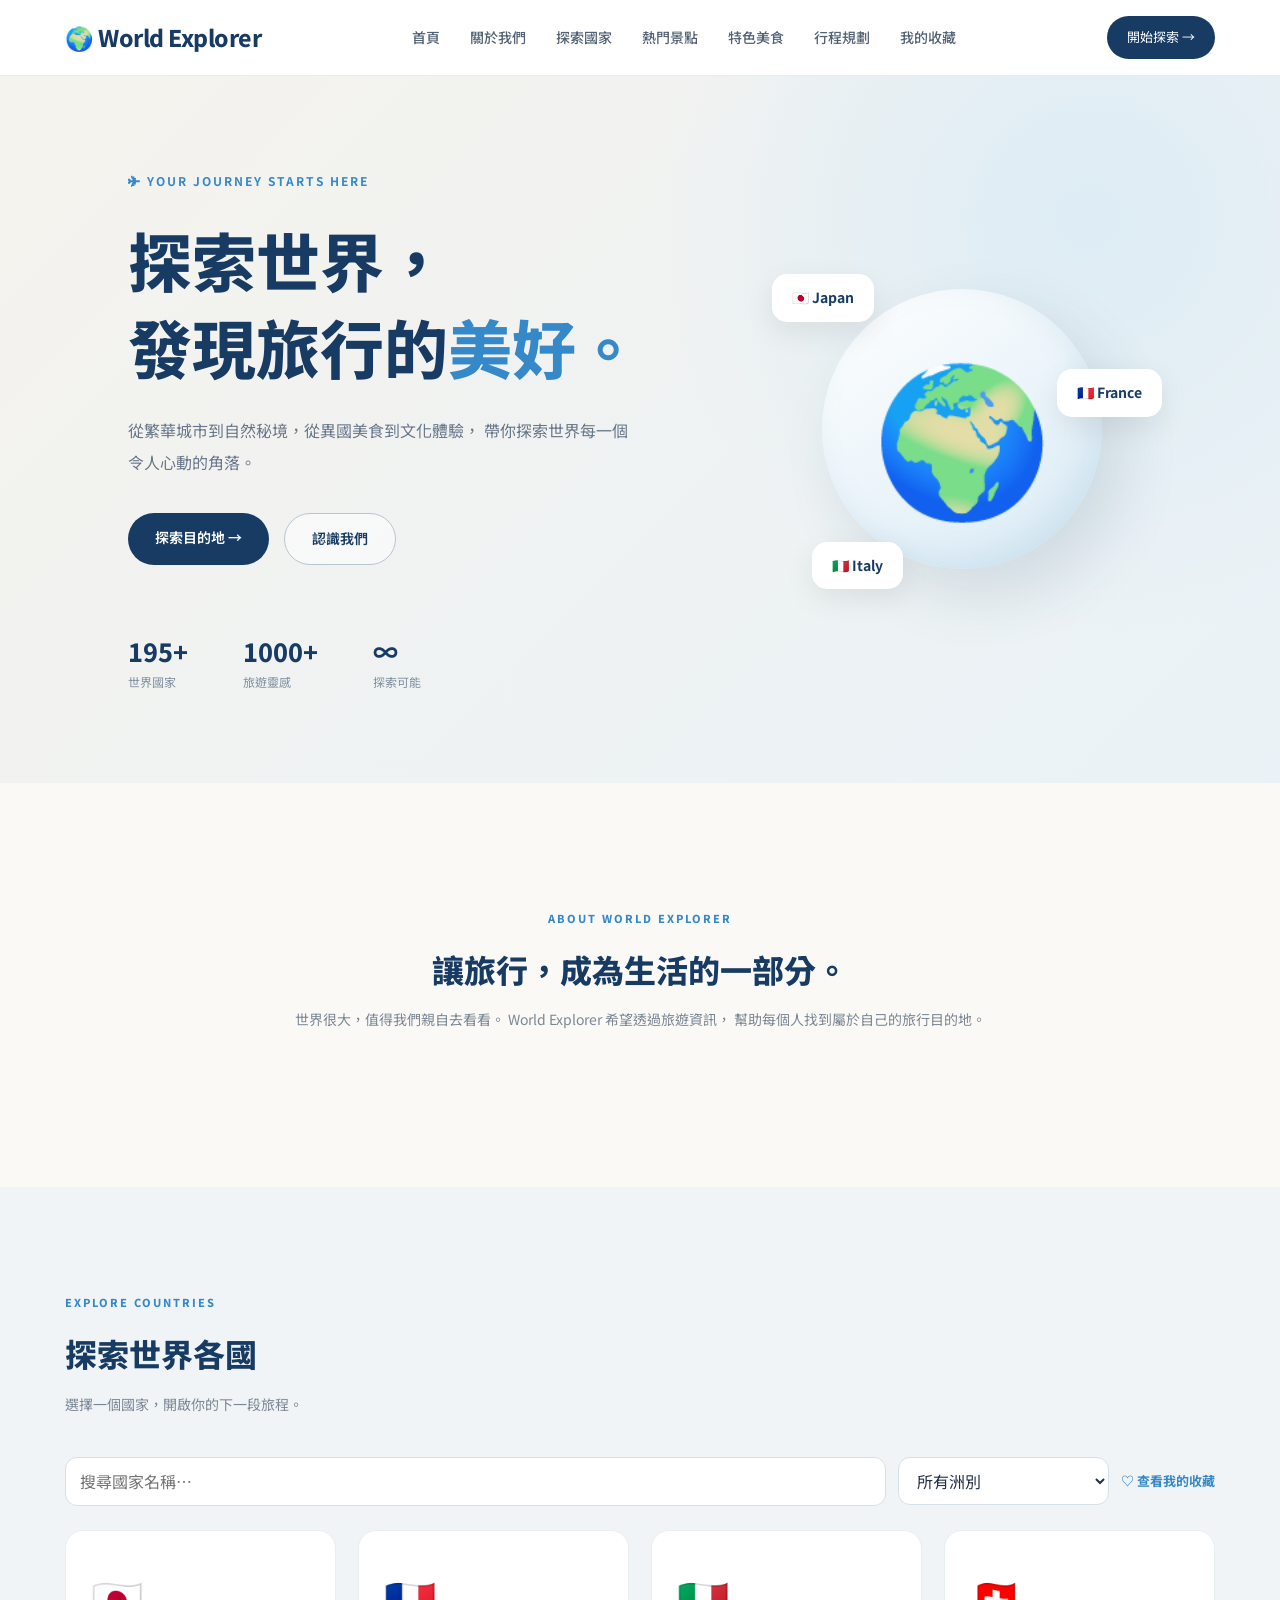
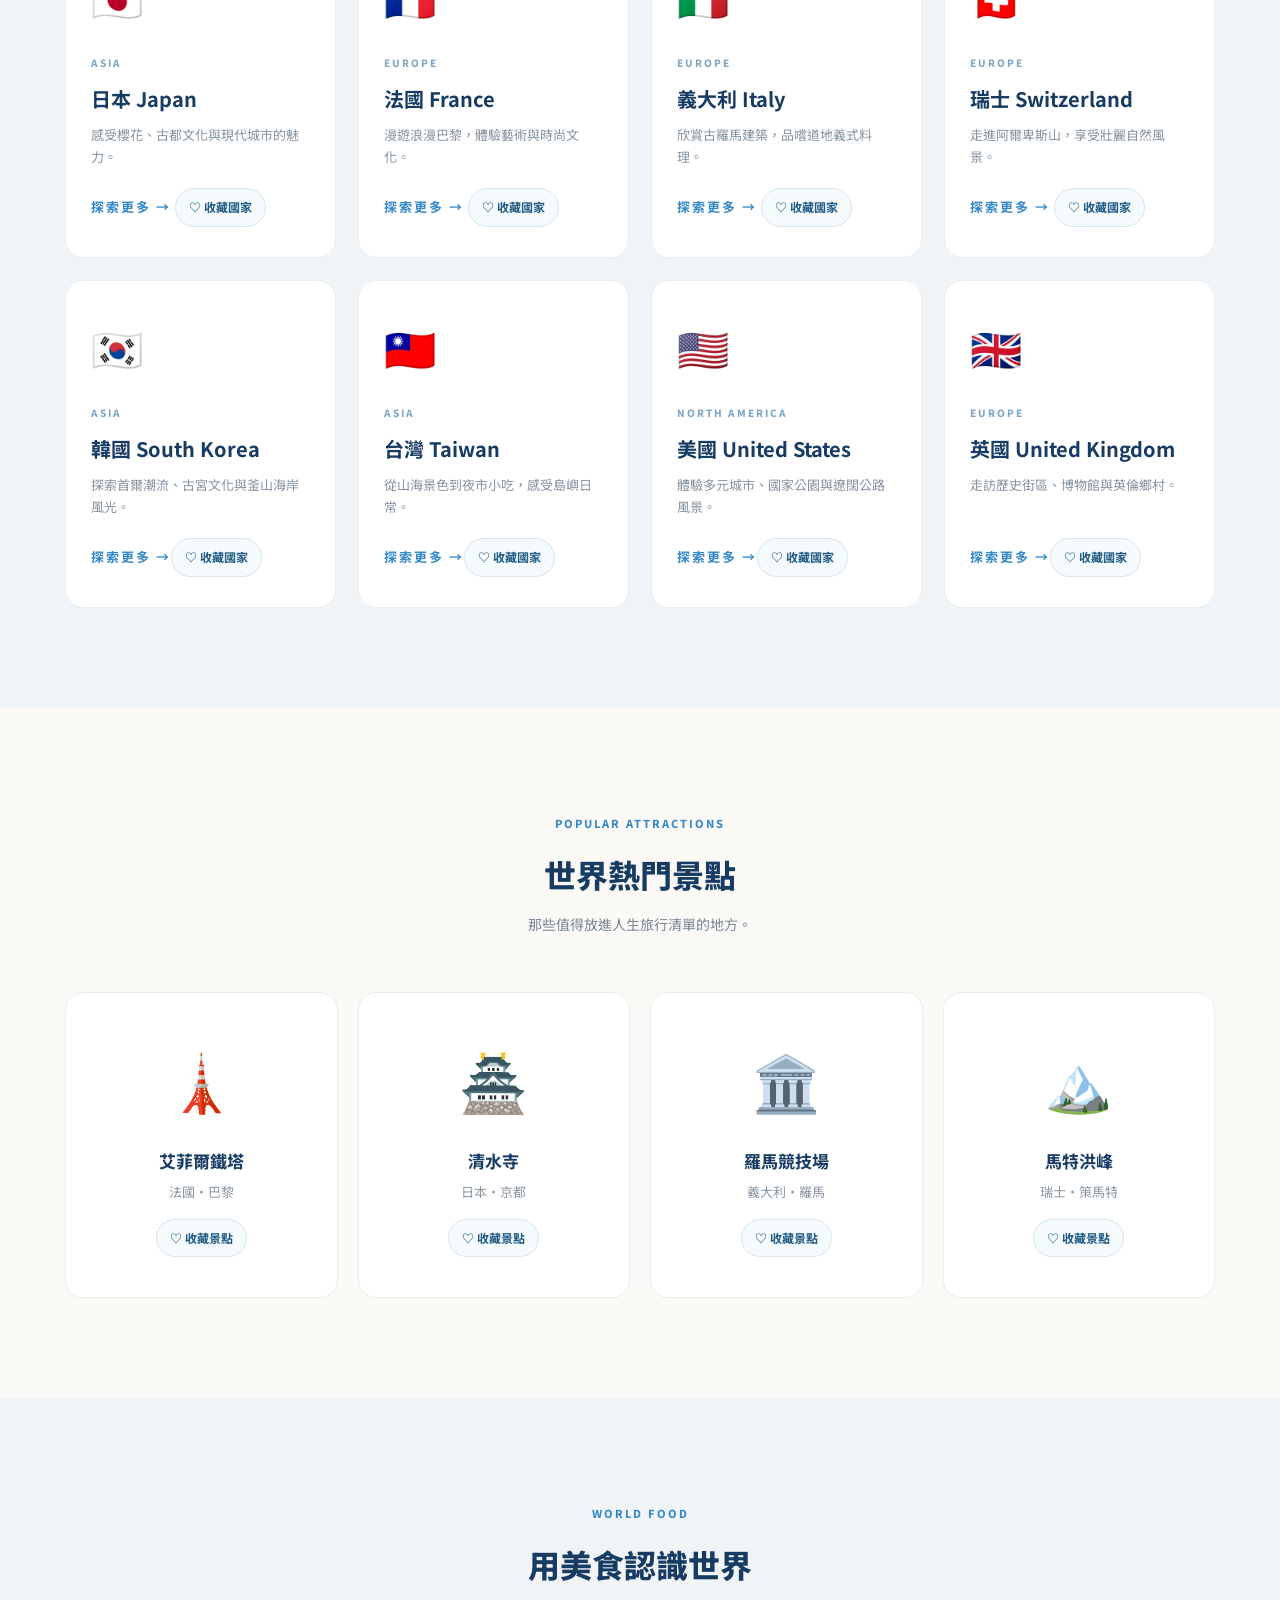
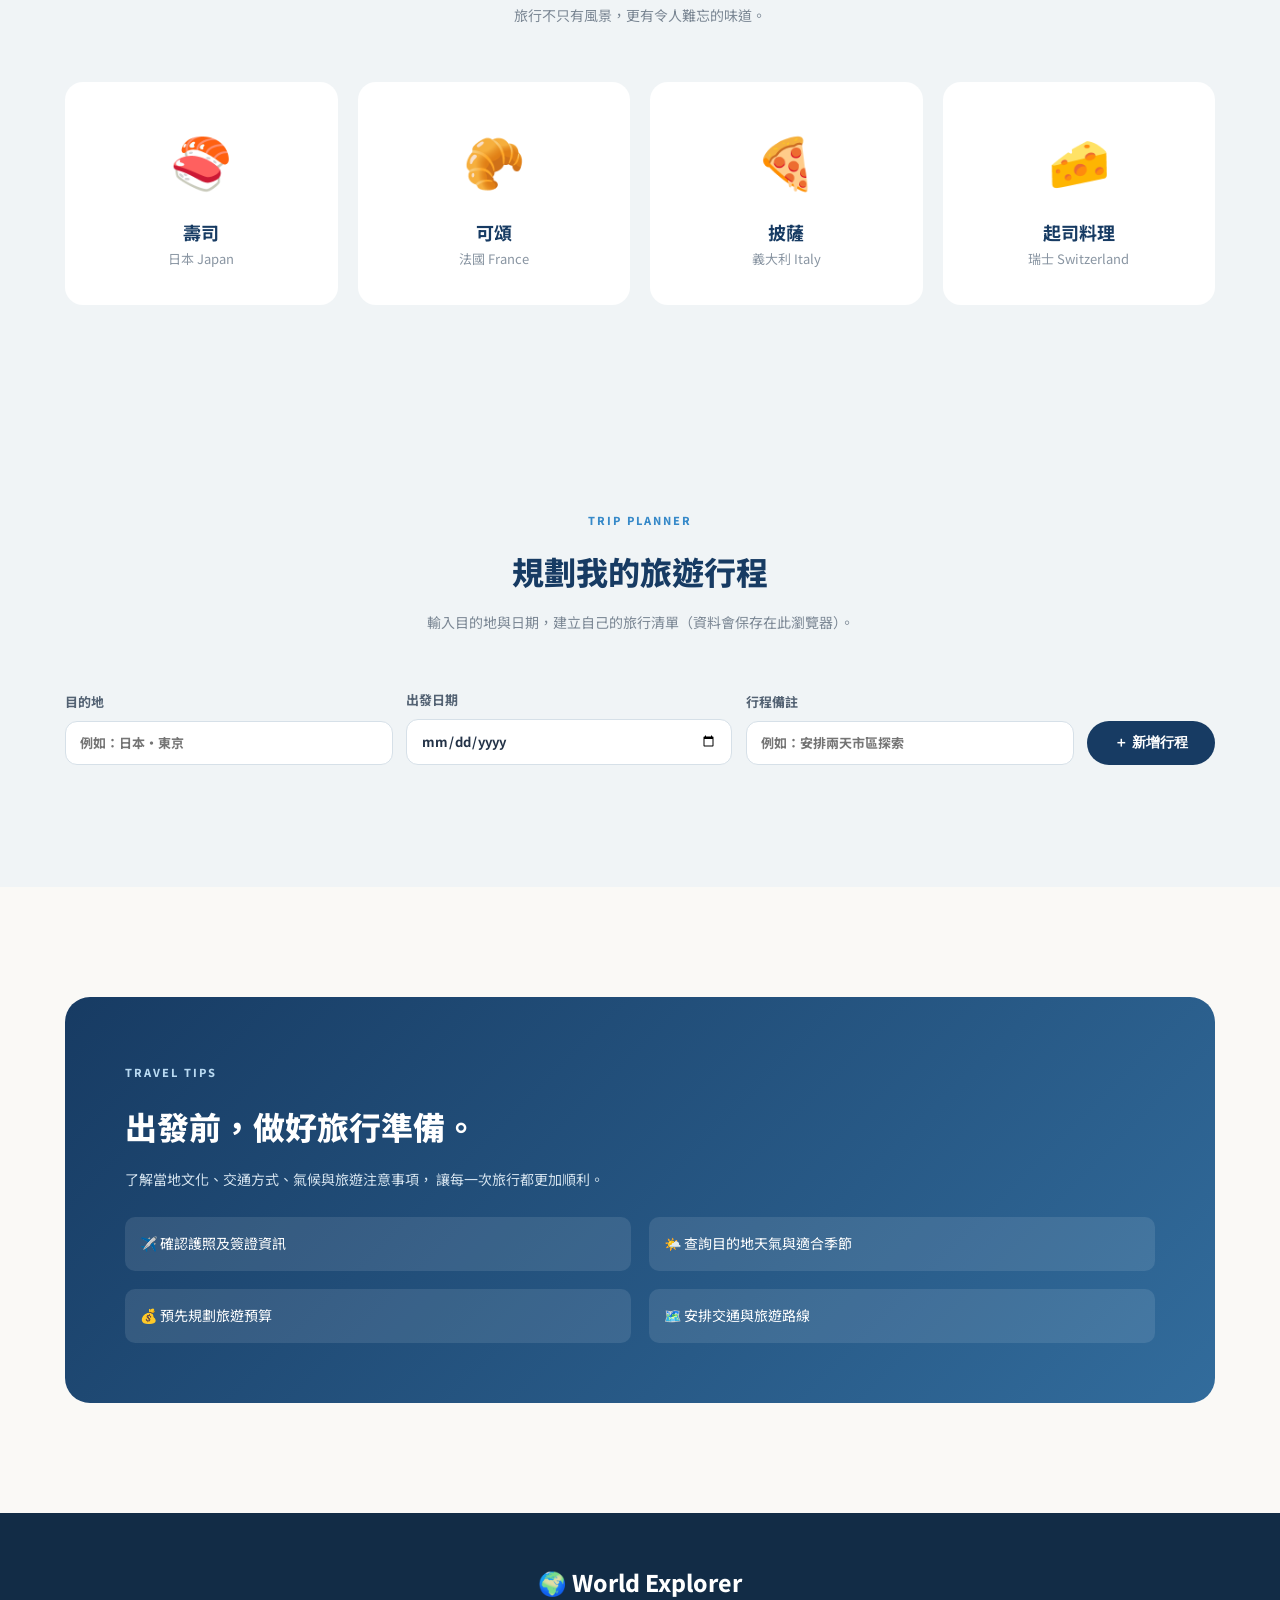
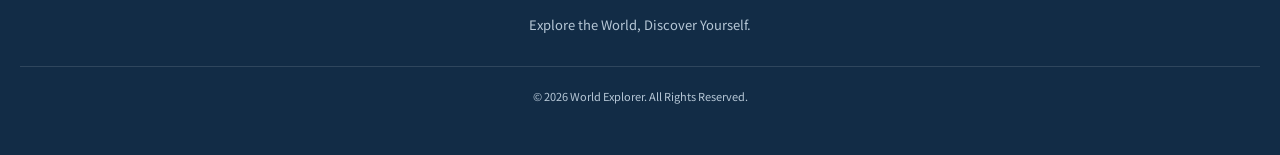
<file: index.html>
<!DOCTYPE html>
<html lang="zh-TW">
<head>
    <meta charset="UTF-8">
    <meta name="viewport" content="width=device-width, initial-scale=1.0">

    <title>World Explorer | 世界旅遊探索指南</title>

    <meta name="description" content="探索世界各國文化、景點、美食與旅遊攻略，開啟你的世界冒險。">

    <!-- Google Fonts -->
    <link rel="preconnect" href="https://fonts.googleapis.com">
    <link rel="preconnect" href="https://fonts.gstatic.com" crossorigin>
    <link href="https://fonts.googleapis.com/css2?family=Noto+Sans+TC:wght@400;500;600;700;800&display=swap" rel="stylesheet">

    <!-- CSS -->
    <link rel="stylesheet" href="CSS/style.css">
</head>

<body>

    <!-- 導覽列 -->
    <header class="navbar">
        <div class="nav-container">

            <a href="#" class="logo">
                🌍 World Explorer
            </a>

            <nav class="nav-links">
                <a href="#home">首頁</a>
                <a href="#about">關於我們</a>
                <a href="#countries">探索國家</a>
                <a href="#attractions">熱門景點</a>
                <a href="#food">特色美食</a>
                <a href="#planner">行程規劃</a>
                <a href="favorites.html">我的收藏</a>
            </nav>

            <a href="#countries" class="nav-button">
                開始探索 →
            </a>

        </div>
    </header>


    <!-- 首頁主視覺 -->
    <main>

        <section class="hero" id="home">

            <div class="hero-content">

                <span class="hero-tag">
                    ✈ YOUR JOURNEY STARTS HERE
                </span>

                <h1>
                    探索世界，<br>
                    發現旅行的<span>美好。</span>
                </h1>

                <p>
                    從繁華城市到自然秘境，從異國美食到文化體驗，
                    帶你探索世界每一個令人心動的角落。
                </p>

                <div class="hero-buttons">

                    <a href="#countries" class="primary-button">
                        探索目的地 →
                    </a>

                    <a href="#about" class="secondary-button">
                        認識我們
                    </a>

                </div>

                <div class="hero-stats">

                    <div>
                        <strong>195+</strong>
                        <span>世界國家</span>
                    </div>

                    <div>
                        <strong>1000+</strong>
                        <span>旅遊靈感</span>
                    </div>

                    <div>
                        <strong>∞</strong>
                        <span>探索可能</span>
                    </div>

                </div>

            </div>

            <div class="hero-decoration">
                <div class="globe">🌍</div>
                <div class="floating-card card-one">
                    🇯🇵 Japan
                </div>
                <div class="floating-card card-two">
                    🇫🇷 France
                </div>
                <div class="floating-card card-three">
                    🇮🇹 Italy
                </div>
            </div>

        </section>


        <!-- 關於我們 -->
        <section class="about section" id="about">

            <div class="section-heading">
                <span>ABOUT WORLD EXPLORER</span>
                <h2>讓旅行，成為生活的一部分。</h2>
                <p>
                    世界很大，值得我們親自去看看。
                    World Explorer 希望透過旅遊資訊，
                    幫助每個人找到屬於自己的旅行目的地。
                </p>
            </div>

        </section>


        <!-- 探索國家 -->
        <section class="countries section" id="countries">

            <div class="section-title">
                <div>
                    <span>EXPLORE COUNTRIES</span>
                    <h2>探索世界各國</h2>
                    <p>選擇一個國家，開啟你的下一段旅程。</p>
                </div>
            </div>

            <div class="country-tools" aria-label="國家搜尋與篩選">
                <label class="sr-only" for="country-search">搜尋國家</label>
                <input id="country-search" type="search" placeholder="搜尋國家名稱…" autocomplete="off">
                <label class="sr-only" for="continent-filter">洲別篩選</label>
                <select id="continent-filter"><option value="all">所有洲別</option><option value="asia">亞洲 Asia</option><option value="europe">歐洲 Europe</option><option value="north-america">北美洲 North America</option></select>
                <a class="text-link" href="favorites.html">♡ 查看我的收藏</a>
            </div>
            <p id="country-empty" class="empty-state" hidden>找不到符合條件的國家，請調整搜尋或篩選。</p>
            <div class="country-grid" id="country-grid">

                <a href="countries/japan.html" data-country="日本 Japan" data-continent="asia" class="country-card">
                    <div class="country-icon">🇯🇵</div>
                    <span>ASIA</span>
                    <h3>日本 Japan</h3>
                    <p>感受櫻花、古都文化與現代城市的魅力。</p>
                    <span class="card-link">探索更多 →</span>
                </a>

                <a href="countries/france.html" class="country-card" data-country="法國 France" data-continent="europe">
                    <div class="country-icon">🇫🇷</div>
                    <span>EUROPE</span>
                    <h3>法國 France</h3>
                    <p>漫遊浪漫巴黎，體驗藝術與時尚文化。</p>
                    <span class="card-link">探索更多 →</span>
                </a>

                <a href="countries/italy.html" class="country-card" data-country="義大利 Italy" data-continent="europe">
                    <div class="country-icon">🇮🇹</div>
                    <span>EUROPE</span>
                    <h3>義大利 Italy</h3>
                    <p>欣賞古羅馬建築，品嚐道地義式料理。</p>
                    <span class="card-link">探索更多 →</span>
                </a>

                <a href="countries/switzerland.html" class="country-card" data-country="瑞士 Switzerland" data-continent="europe">
                    <div class="country-icon">🇨🇭</div>
                    <span>EUROPE</span>
                    <h3>瑞士 Switzerland</h3>
                    <p>走進阿爾卑斯山，享受壯麗自然風景。</p>
                    <span class="card-link">探索更多 →</span>
                </a>
                <a href="countries/south-korea.html" class="country-card" data-country="韓國 South Korea" data-continent="asia"><div class="country-icon">🇰🇷</div><span>ASIA</span><h3>韓國 South Korea</h3><p>探索首爾潮流、古宮文化與釜山海岸風光。</p><span class="card-link">探索更多 →</span></a>
                <a href="countries/taiwan.html" class="country-card" data-country="台灣 Taiwan" data-continent="asia"><div class="country-icon">🇹🇼</div><span>ASIA</span><h3>台灣 Taiwan</h3><p>從山海景色到夜市小吃，感受島嶼日常。</p><span class="card-link">探索更多 →</span></a>
                <a href="countries/usa.html" class="country-card" data-country="美國 United States" data-continent="north-america"><div class="country-icon">🇺🇸</div><span>NORTH AMERICA</span><h3>美國 United States</h3><p>體驗多元城市、國家公園與遼闊公路風景。</p><span class="card-link">探索更多 →</span></a>
                <a href="countries/united-kingdom.html" class="country-card" data-country="英國 United Kingdom" data-continent="europe"><div class="country-icon">🇬🇧</div><span>EUROPE</span><h3>英國 United Kingdom</h3><p>走訪歷史街區、博物館與英倫鄉村。</p><span class="card-link">探索更多 →</span></a>

            </div>

        </section>


        <!-- 熱門景點 -->
        <section class="attractions section" id="attractions">

            <div class="section-heading">
                <span>POPULAR ATTRACTIONS</span>
                <h2>世界熱門景點</h2>
                <p>那些值得放進人生旅行清單的地方。</p>
            </div>

            <div class="attraction-grid">
                <article class="attraction-card" data-favorite-type="景點"><div class="attraction-icon">🗼</div><h3>艾菲爾鐵塔</h3><p>法國・巴黎</p><button class="favorite-button" type="button" aria-pressed="false">♡ 收藏景點</button></article>
                <article class="attraction-card" data-favorite-type="景點"><div class="attraction-icon">🏯</div><h3>清水寺</h3><p>日本・京都</p><button class="favorite-button" type="button" aria-pressed="false">♡ 收藏景點</button></article>
                <article class="attraction-card" data-favorite-type="景點"><div class="attraction-icon">🏛️</div><h3>羅馬競技場</h3><p>義大利・羅馬</p><button class="favorite-button" type="button" aria-pressed="false">♡ 收藏景點</button></article>
                <article class="attraction-card" data-favorite-type="景點"><div class="attraction-icon">🏔️</div><h3>馬特洪峰</h3><p>瑞士・策馬特</p><button class="favorite-button" type="button" aria-pressed="false">♡ 收藏景點</button></article>
            </div>

        </section>


                <!-- 特色美食 -->
        <section class="food section" id="food">

            <div class="section-heading">
                <span>WORLD FOOD</span>
                <h2>用美食認識世界</h2>
                <p>旅行不只有風景，更有令人難忘的味道。</p>
            </div>

            <div class="food-grid">

                <div class="food-card">
                    <span>🍣</span>
                    <h3>壽司</h3>
                    <p>日本 Japan</p>
                </div>

                <div class="food-card">
                    <span>🥐</span>
                    <h3>可頌</h3>
                    <p>法國 France</p>
                </div>

                <div class="food-card">
                    <span>🍕</span>
                    <h3>披薩</h3>
                    <p>義大利 Italy</p>
                </div>

                <div class="food-card">
                    <span>🧀</span>
                    <h3>起司料理</h3>
                    <p>瑞士 Switzerland</p>
                </div>

            </div>

        </section>


        <!-- 行程規劃器 -->
        <section class="section planner" id="planner">
            <div class="section-heading"><span>TRIP PLANNER</span><h2>規劃我的旅遊行程</h2><p>輸入目的地與日期，建立自己的旅行清單（資料會保存在此瀏覽器）。</p></div>
            <form id="planner-form" class="planner-form">
                <label>目的地<input name="destination" required placeholder="例如：日本・東京"></label>
                <label>出發日期<input name="date" type="date" required></label>
                <label>行程備註<input name="note" placeholder="例如：安排兩天市區探索"></label>
                <button class="primary-button" type="submit">＋ 新增行程</button>
            </form>
            <ul id="itinerary-list" class="itinerary-list" aria-live="polite"></ul>
        </section>

        <!-- 旅遊攻略 -->
        <section class="travel-tips section" id="tips">

            <div class="tips-content">
                <span>TRAVEL TIPS</span>
                <h2>出發前，做好旅行準備。</h2>
                <p>
                    了解當地文化、交通方式、氣候與旅遊注意事項，
                    讓每一次旅行都更加順利。
                </p>

                <ul>
                    <li>✈️ 確認護照及簽證資訊</li>
                    <li>🌤️ 查詢目的地天氣與適合季節</li>
                    <li>💰 預先規劃旅遊預算</li>
                    <li>🗺️ 安排交通與旅遊路線</li>
                </ul>
            </div>

        </section>

    </main>


    <!-- 頁尾 -->
    <footer class="footer">

        <a href="#home" class="footer-logo">
            🌍 World Explorer
        </a>

        <p>
            Explore the World, Discover Yourself.
        </p>

        <p class="copyright">
            © 2026 World Explorer. All Rights Reserved.
        </p>

    </footer>


    <!-- JavaScript -->
    <script src="js/main.js"></script>

</body>
</html>
</file>
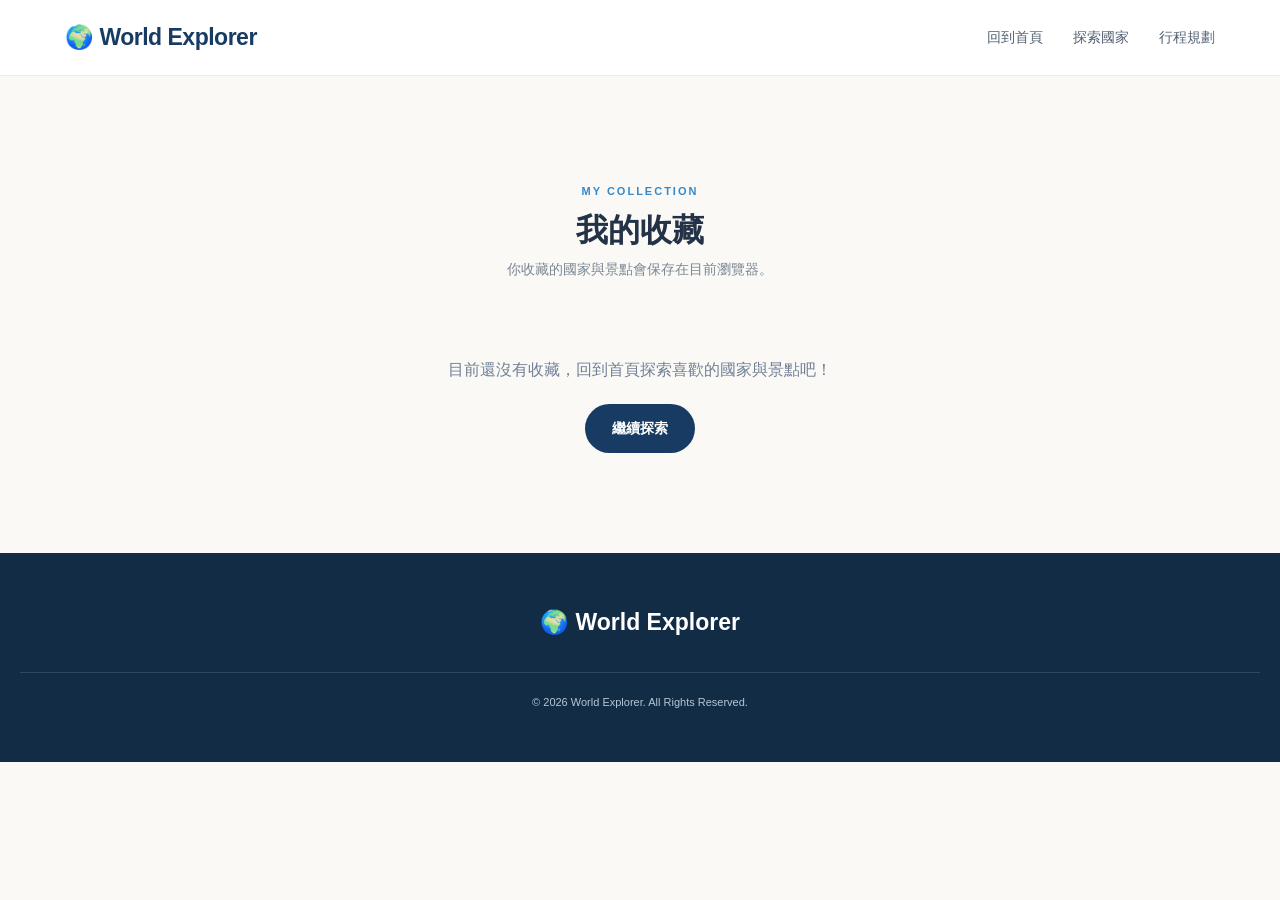
<file: favorites.html>
<!DOCTYPE html><html lang="zh-TW"><head><meta charset="UTF-8"><meta name="viewport" content="width=device-width, initial-scale=1.0"><title>我的收藏 | World Explorer</title><link rel="stylesheet" href="CSS/style.css"></head><body><header class="navbar"><div class="nav-container"><a href="index.html" class="logo">🌍 World Explorer</a><nav class="nav-links"><a href="index.html">回到首頁</a><a href="index.html#countries">探索國家</a><a href="index.html#planner">行程規劃</a></nav></div></header><main class="section favorites-page"><div class="section-heading"><span>MY COLLECTION</span><h1>我的收藏</h1><p>你收藏的國家與景點會保存在目前瀏覽器。</p></div><div id="favorites-list" class="country-grid" aria-live="polite"></div><p id="favorites-empty" class="empty-state">目前還沒有收藏，回到首頁探索喜歡的國家與景點吧！</p><div class="hero-buttons centered-buttons"><a href="index.html#countries" class="primary-button">繼續探索</a></div></main><footer class="footer"><a href="index.html" class="footer-logo">🌍 World Explorer</a><p class="copyright">© 2026 World Explorer. All Rights Reserved.</p></footer><script src="js/main.js"></script></body></html>
</file>
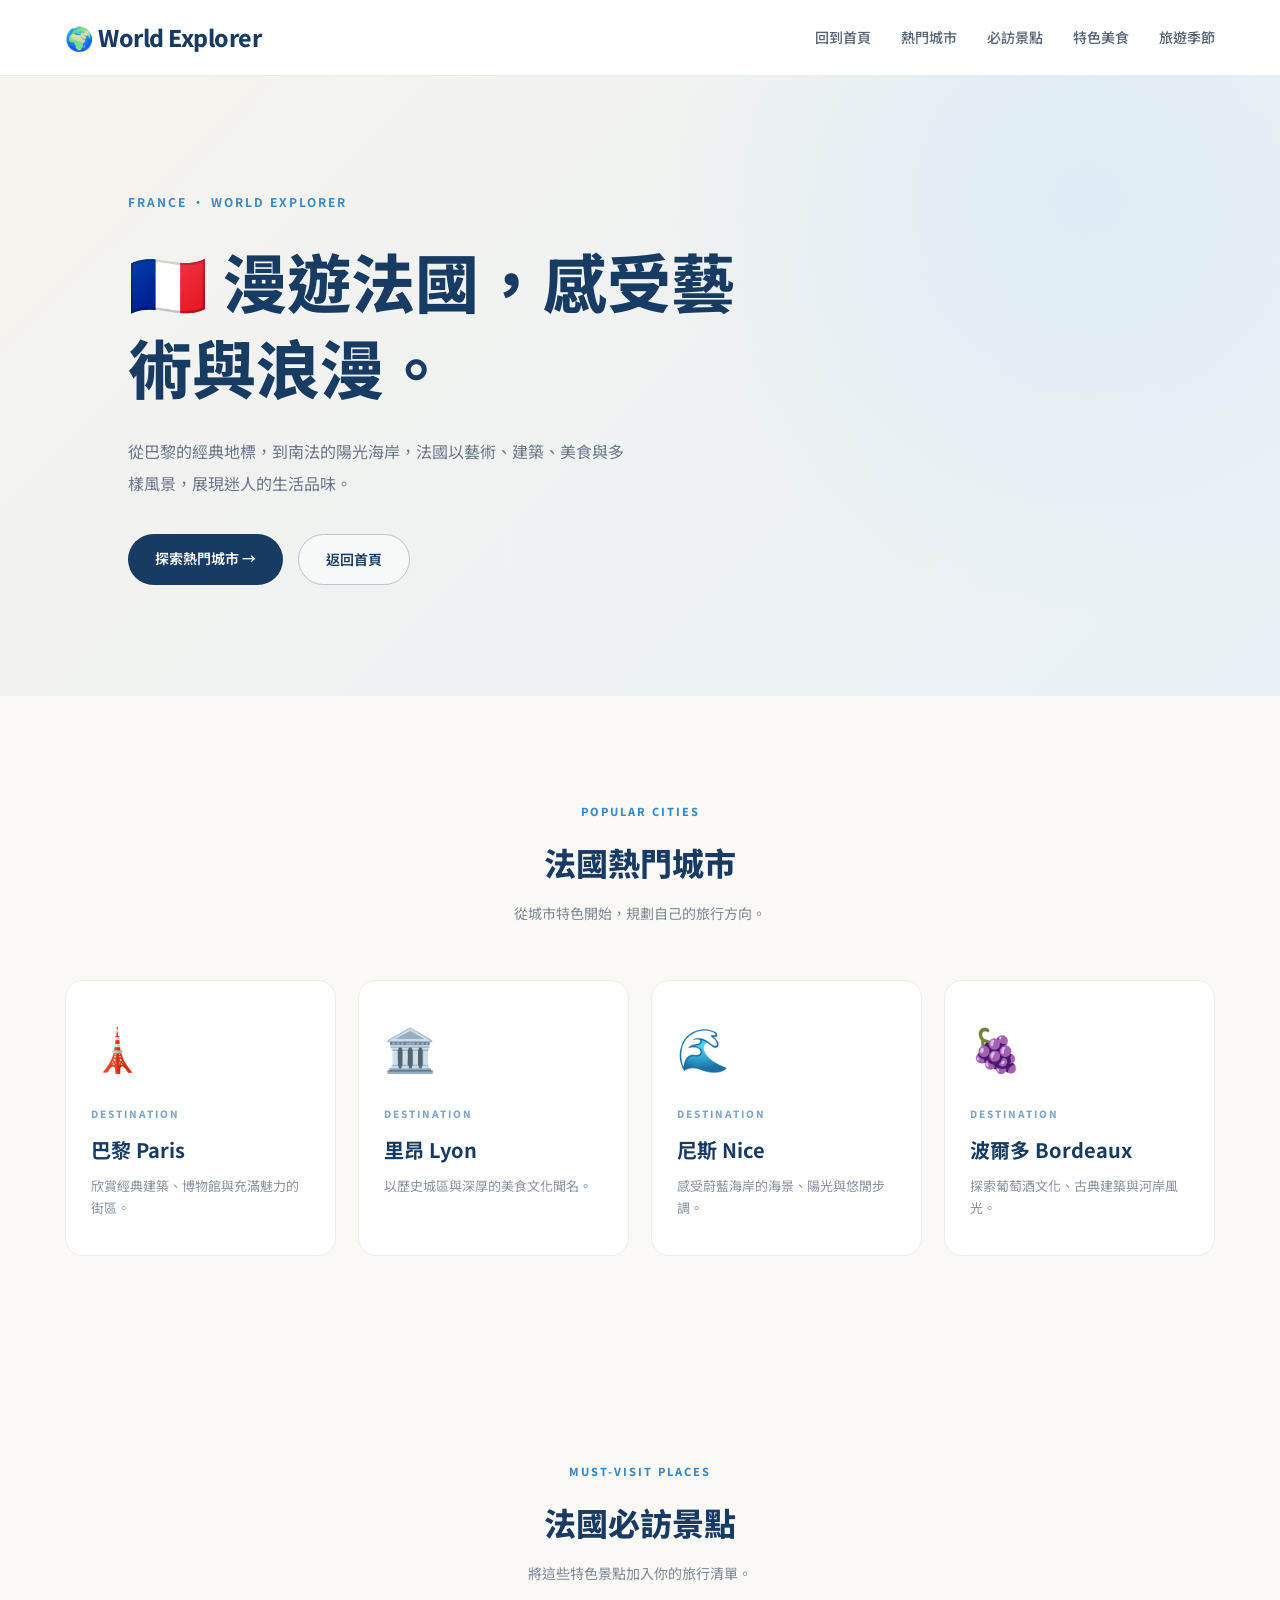
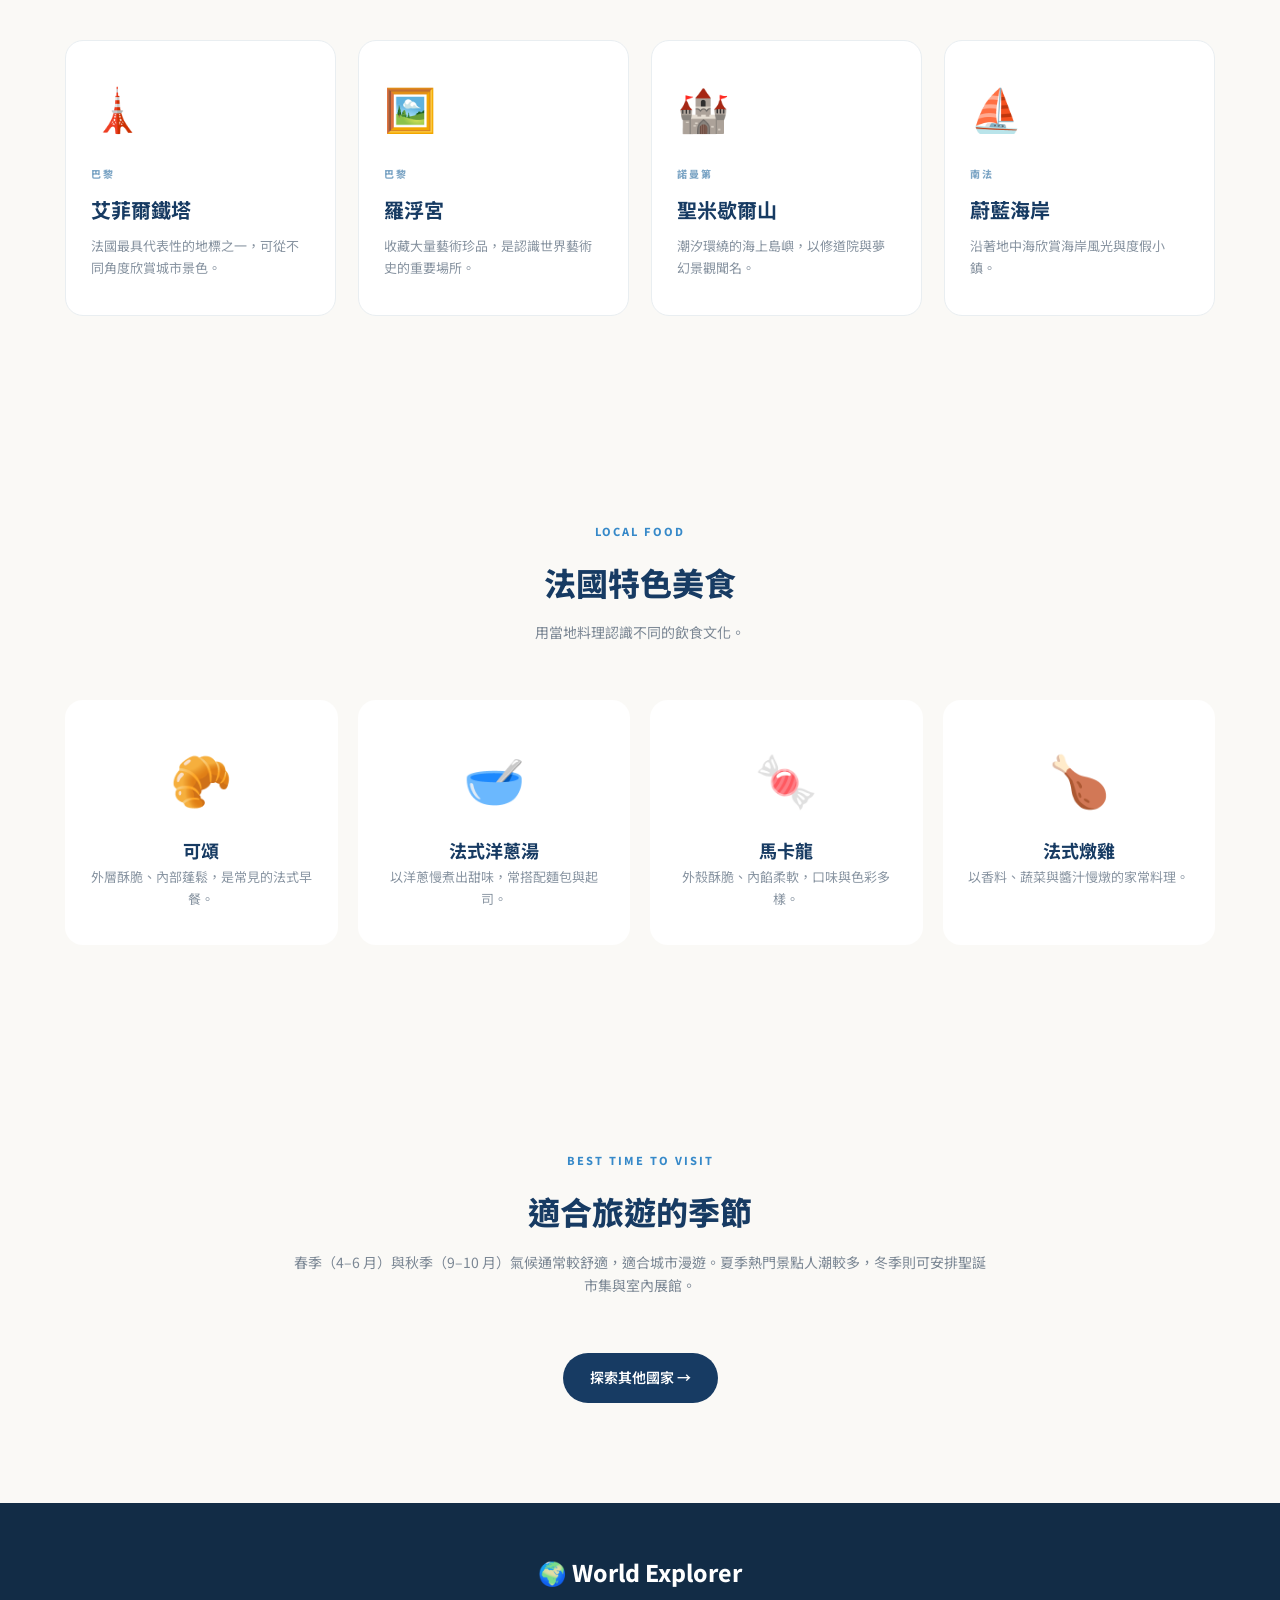
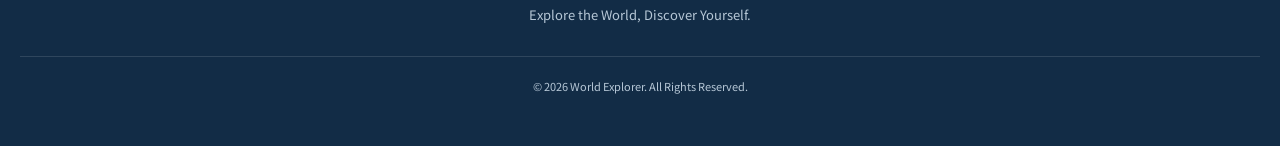
<file: countries/france.html>
<!DOCTYPE html>
<html lang="zh-TW">
<head>
    <meta charset="UTF-8">
    <meta name="viewport" content="width=device-width, initial-scale=1.0">
    <meta name="description" content="法國旅遊指南：熱門城市、必訪景點、特色美食與適合旅遊季節。">
    <title>法國旅遊指南 | World Explorer</title>
    <link rel="preconnect" href="https://fonts.googleapis.com">
    <link rel="preconnect" href="https://fonts.gstatic.com" crossorigin>
    <link href="https://fonts.googleapis.com/css2?family=Noto+Sans+TC:wght@400;500;600;700;800&display=swap" rel="stylesheet">
    <link rel="stylesheet" href="../CSS/style.css">
</head>
<body>
    <header class="navbar">
        <div class="nav-container">
            <a href="../index.html" class="logo">🌍 World Explorer</a>
            <nav class="nav-links" aria-label="主要導覽">
                <a href="../index.html">回到首頁</a>
                <a href="#cities">熱門城市</a>
                <a href="#attractions">必訪景點</a>
                <a href="#food">特色美食</a>
                <a href="#season">旅遊季節</a>
            </nav>
        </div>
    </header>

    <main>
        <section class="hero" id="top">
            <div class="hero-content">
                <span class="hero-tag">FRANCE · WORLD EXPLORER</span>
                <h1>🇫🇷 漫遊法國，感受藝術與浪漫。</h1>
                <p>從巴黎的經典地標，到南法的陽光海岸，法國以藝術、建築、美食與多樣風景，展現迷人的生活品味。</p>
                <div class="hero-buttons">
                    <a href="#cities" class="primary-button">探索熱門城市 →</a>
                    <a href="../index.html" class="secondary-button">返回首頁</a>
                </div>
            </div>
        </section>

        <section class="section" id="cities">
            <div class="section-heading">
                <span>POPULAR CITIES</span>
                <h2>法國熱門城市</h2>
                <p>從城市特色開始，規劃自己的旅行方向。</p>
            </div>
            <div class="country-grid">
                <article class="country-card">
                    <div class="country-icon">🗼</div>
                    <span>DESTINATION</span>
                    <h3>巴黎 Paris</h3>
                    <p>欣賞經典建築、博物館與充滿魅力的街區。</p>
                </article>
                <article class="country-card">
                    <div class="country-icon">🏛️</div>
                    <span>DESTINATION</span>
                    <h3>里昂 Lyon</h3>
                    <p>以歷史城區與深厚的美食文化聞名。</p>
                </article>
                <article class="country-card">
                    <div class="country-icon">🌊</div>
                    <span>DESTINATION</span>
                    <h3>尼斯 Nice</h3>
                    <p>感受蔚藍海岸的海景、陽光與悠閒步調。</p>
                </article>
                <article class="country-card">
                    <div class="country-icon">🍇</div>
                    <span>DESTINATION</span>
                    <h3>波爾多 Bordeaux</h3>
                    <p>探索葡萄酒文化、古典建築與河岸風光。</p>
                </article>
            </div>
        </section>

        <section class="section" id="attractions">
            <div class="section-heading">
                <span>MUST-VISIT PLACES</span>
                <h2>法國必訪景點</h2>
                <p>將這些特色景點加入你的旅行清單。</p>
            </div>
            <div class="country-grid">
                <article class="country-card">
                    <div class="country-icon">🗼</div>
                    <span>巴黎</span>
                    <h3>艾菲爾鐵塔</h3>
                    <p>法國最具代表性的地標之一，可從不同角度欣賞城市景色。</p>
                </article>
                <article class="country-card">
                    <div class="country-icon">🖼️</div>
                    <span>巴黎</span>
                    <h3>羅浮宮</h3>
                    <p>收藏大量藝術珍品，是認識世界藝術史的重要場所。</p>
                </article>
                <article class="country-card">
                    <div class="country-icon">🏰</div>
                    <span>諾曼第</span>
                    <h3>聖米歇爾山</h3>
                    <p>潮汐環繞的海上島嶼，以修道院與夢幻景觀聞名。</p>
                </article>
                <article class="country-card">
                    <div class="country-icon">⛵</div>
                    <span>南法</span>
                    <h3>蔚藍海岸</h3>
                    <p>沿著地中海欣賞海岸風光與度假小鎮。</p>
                </article>
            </div>
        </section>

        <section class="section" id="food">
            <div class="section-heading">
                <span>LOCAL FOOD</span>
                <h2>法國特色美食</h2>
                <p>用當地料理認識不同的飲食文化。</p>
            </div>
            <div class="food-grid">
                <article class="food-card">
                    <span>🥐</span>
                    <h3>可頌</h3>
                    <p>外層酥脆、內部蓬鬆，是常見的法式早餐。</p>
                </article>
                <article class="food-card">
                    <span>🥣</span>
                    <h3>法式洋蔥湯</h3>
                    <p>以洋蔥慢煮出甜味，常搭配麵包與起司。</p>
                </article>
                <article class="food-card">
                    <span>🍬</span>
                    <h3>馬卡龍</h3>
                    <p>外殼酥脆、內餡柔軟，口味與色彩多樣。</p>
                </article>
                <article class="food-card">
                    <span>🍗</span>
                    <h3>法式燉雞</h3>
                    <p>以香料、蔬菜與醬汁慢燉的家常料理。</p>
                </article>
            </div>
        </section>

        <section class="section" id="season">
            <div class="section-heading">
                <span>BEST TIME TO VISIT</span>
                <h2>適合旅遊的季節</h2>
                <p>春季（4–6 月）與秋季（9–10 月）氣候通常較舒適，適合城市漫遊。夏季熱門景點人潮較多，冬季則可安排聖誕市集與室內展館。</p>
            </div>
            <div class="hero-buttons centered-buttons">
                <a href="../index.html#countries" class="primary-button">探索其他國家 →</a>
            </div>
        </section>
    </main>

    <footer class="footer">
        <a href="../index.html" class="footer-logo">🌍 World Explorer</a>
        <p>Explore the World, Discover Yourself.</p>
        <p class="copyright">© 2026 World Explorer. All Rights Reserved.</p>
    </footer>
    <script src="../js/main.js"></script>
</body>
</html>
</file>
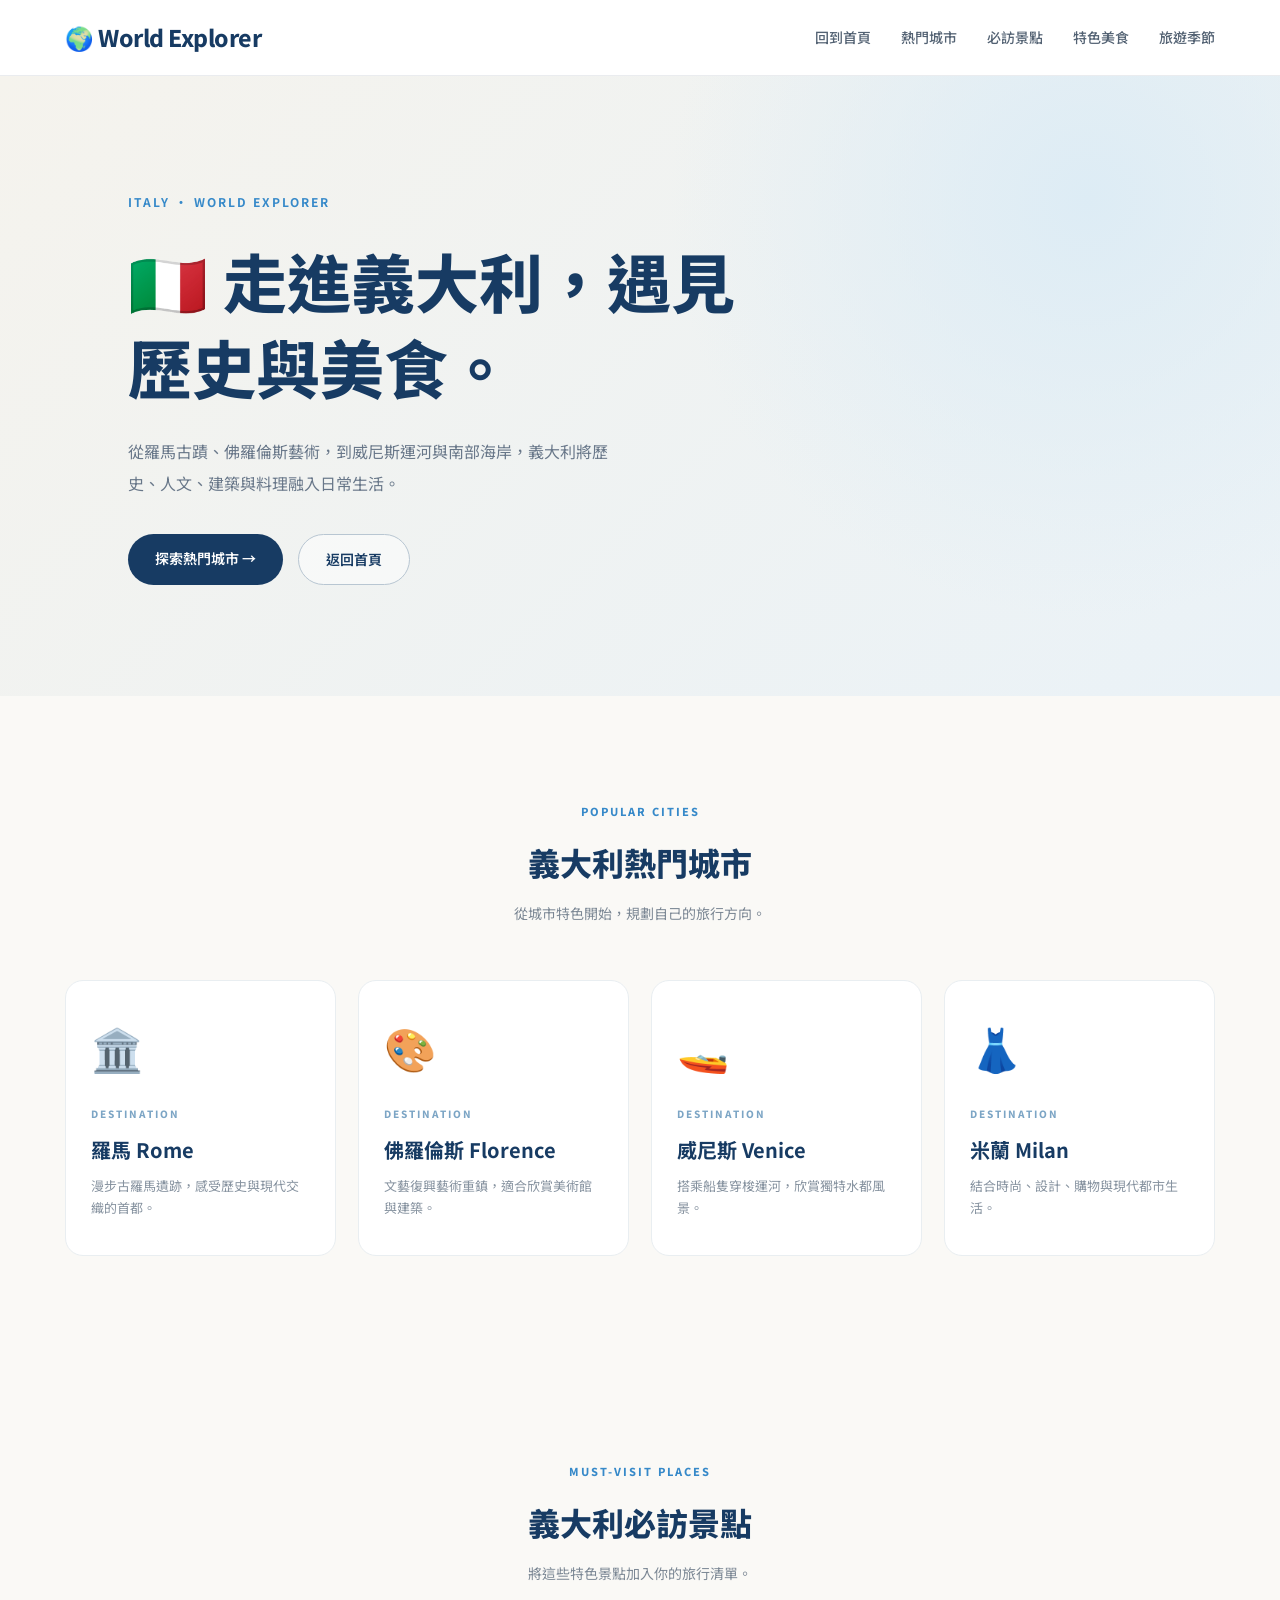
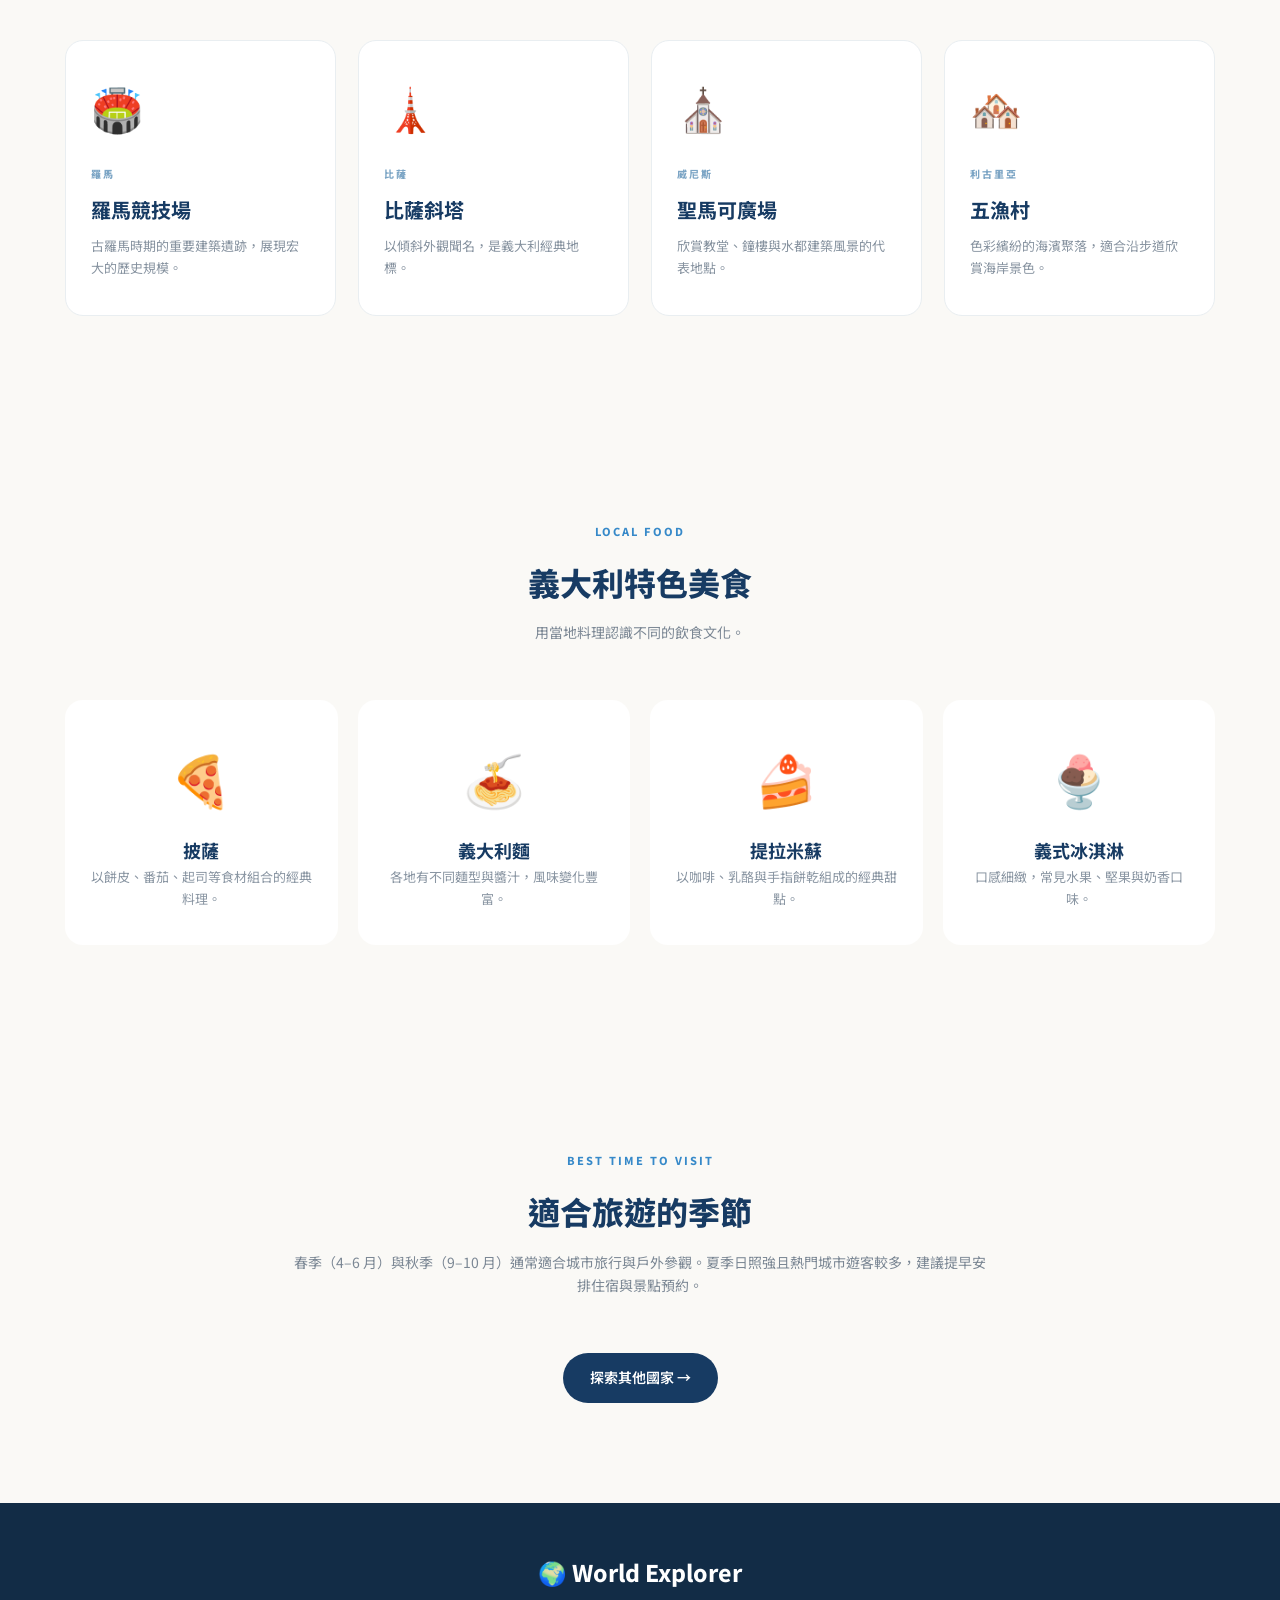
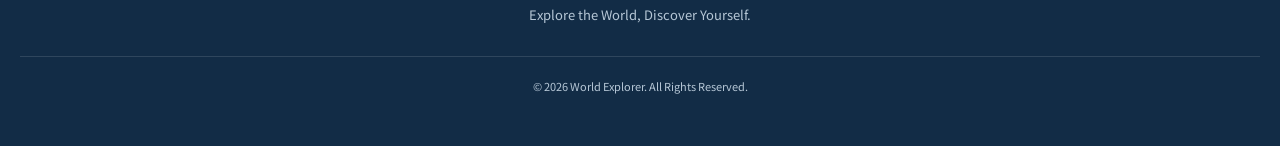
<file: countries/italy.html>
<!DOCTYPE html>
<html lang="zh-TW">
<head>
    <meta charset="UTF-8">
    <meta name="viewport" content="width=device-width, initial-scale=1.0">
    <meta name="description" content="義大利旅遊指南：熱門城市、必訪景點、特色美食與適合旅遊季節。">
    <title>義大利旅遊指南 | World Explorer</title>
    <link rel="preconnect" href="https://fonts.googleapis.com">
    <link rel="preconnect" href="https://fonts.gstatic.com" crossorigin>
    <link href="https://fonts.googleapis.com/css2?family=Noto+Sans+TC:wght@400;500;600;700;800&display=swap" rel="stylesheet">
    <link rel="stylesheet" href="../CSS/style.css">
</head>
<body>
    <header class="navbar">
        <div class="nav-container">
            <a href="../index.html" class="logo">🌍 World Explorer</a>
            <nav class="nav-links" aria-label="主要導覽">
                <a href="../index.html">回到首頁</a>
                <a href="#cities">熱門城市</a>
                <a href="#attractions">必訪景點</a>
                <a href="#food">特色美食</a>
                <a href="#season">旅遊季節</a>
            </nav>
        </div>
    </header>

    <main>
        <section class="hero" id="top">
            <div class="hero-content">
                <span class="hero-tag">ITALY · WORLD EXPLORER</span>
                <h1>🇮🇹 走進義大利，遇見歷史與美食。</h1>
                <p>從羅馬古蹟、佛羅倫斯藝術，到威尼斯運河與南部海岸，義大利將歷史、人文、建築與料理融入日常生活。</p>
                <div class="hero-buttons">
                    <a href="#cities" class="primary-button">探索熱門城市 →</a>
                    <a href="../index.html" class="secondary-button">返回首頁</a>
                </div>
            </div>
        </section>

        <section class="section" id="cities">
            <div class="section-heading">
                <span>POPULAR CITIES</span>
                <h2>義大利熱門城市</h2>
                <p>從城市特色開始，規劃自己的旅行方向。</p>
            </div>
            <div class="country-grid">
                <article class="country-card">
                    <div class="country-icon">🏛️</div>
                    <span>DESTINATION</span>
                    <h3>羅馬 Rome</h3>
                    <p>漫步古羅馬遺跡，感受歷史與現代交織的首都。</p>
                </article>
                <article class="country-card">
                    <div class="country-icon">🎨</div>
                    <span>DESTINATION</span>
                    <h3>佛羅倫斯 Florence</h3>
                    <p>文藝復興藝術重鎮，適合欣賞美術館與建築。</p>
                </article>
                <article class="country-card">
                    <div class="country-icon">🚤</div>
                    <span>DESTINATION</span>
                    <h3>威尼斯 Venice</h3>
                    <p>搭乘船隻穿梭運河，欣賞獨特水都風景。</p>
                </article>
                <article class="country-card">
                    <div class="country-icon">👗</div>
                    <span>DESTINATION</span>
                    <h3>米蘭 Milan</h3>
                    <p>結合時尚、設計、購物與現代都市生活。</p>
                </article>
            </div>
        </section>

        <section class="section" id="attractions">
            <div class="section-heading">
                <span>MUST-VISIT PLACES</span>
                <h2>義大利必訪景點</h2>
                <p>將這些特色景點加入你的旅行清單。</p>
            </div>
            <div class="country-grid">
                <article class="country-card">
                    <div class="country-icon">🏟️</div>
                    <span>羅馬</span>
                    <h3>羅馬競技場</h3>
                    <p>古羅馬時期的重要建築遺跡，展現宏大的歷史規模。</p>
                </article>
                <article class="country-card">
                    <div class="country-icon">🗼</div>
                    <span>比薩</span>
                    <h3>比薩斜塔</h3>
                    <p>以傾斜外觀聞名，是義大利經典地標。</p>
                </article>
                <article class="country-card">
                    <div class="country-icon">⛪</div>
                    <span>威尼斯</span>
                    <h3>聖馬可廣場</h3>
                    <p>欣賞教堂、鐘樓與水都建築風景的代表地點。</p>
                </article>
                <article class="country-card">
                    <div class="country-icon">🏘️</div>
                    <span>利古里亞</span>
                    <h3>五漁村</h3>
                    <p>色彩繽紛的海濱聚落，適合沿步道欣賞海岸景色。</p>
                </article>
            </div>
        </section>

        <section class="section" id="food">
            <div class="section-heading">
                <span>LOCAL FOOD</span>
                <h2>義大利特色美食</h2>
                <p>用當地料理認識不同的飲食文化。</p>
            </div>
            <div class="food-grid">
                <article class="food-card">
                    <span>🍕</span>
                    <h3>披薩</h3>
                    <p>以餅皮、番茄、起司等食材組合的經典料理。</p>
                </article>
                <article class="food-card">
                    <span>🍝</span>
                    <h3>義大利麵</h3>
                    <p>各地有不同麵型與醬汁，風味變化豐富。</p>
                </article>
                <article class="food-card">
                    <span>🍰</span>
                    <h3>提拉米蘇</h3>
                    <p>以咖啡、乳酪與手指餅乾組成的經典甜點。</p>
                </article>
                <article class="food-card">
                    <span>🍨</span>
                    <h3>義式冰淇淋</h3>
                    <p>口感細緻，常見水果、堅果與奶香口味。</p>
                </article>
            </div>
        </section>

        <section class="section" id="season">
            <div class="section-heading">
                <span>BEST TIME TO VISIT</span>
                <h2>適合旅遊的季節</h2>
                <p>春季（4–6 月）與秋季（9–10 月）通常適合城市旅行與戶外參觀。夏季日照強且熱門城市遊客較多，建議提早安排住宿與景點預約。</p>
            </div>
            <div class="hero-buttons centered-buttons">
                <a href="../index.html#countries" class="primary-button">探索其他國家 →</a>
            </div>
        </section>
    </main>

    <footer class="footer">
        <a href="../index.html" class="footer-logo">🌍 World Explorer</a>
        <p>Explore the World, Discover Yourself.</p>
        <p class="copyright">© 2026 World Explorer. All Rights Reserved.</p>
    </footer>
    <script src="../js/main.js"></script>
</body>
</html>
</file>
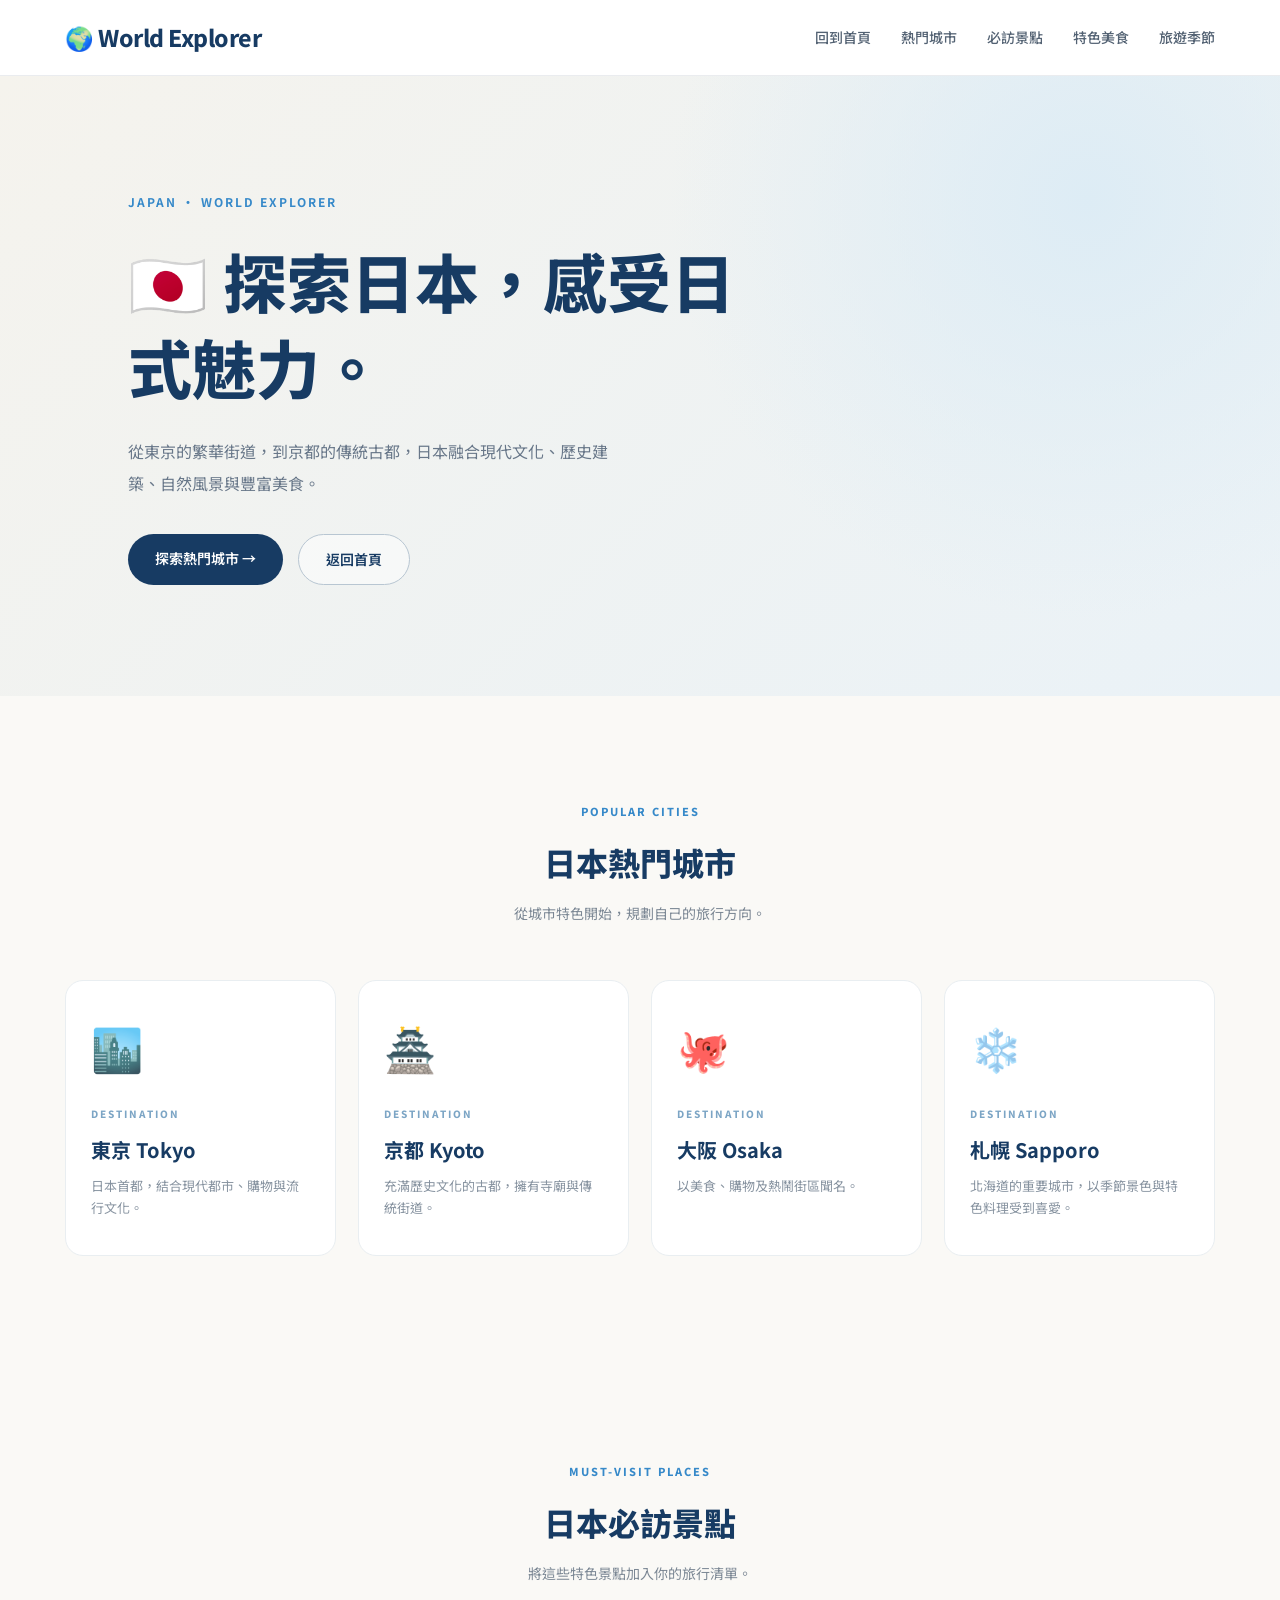
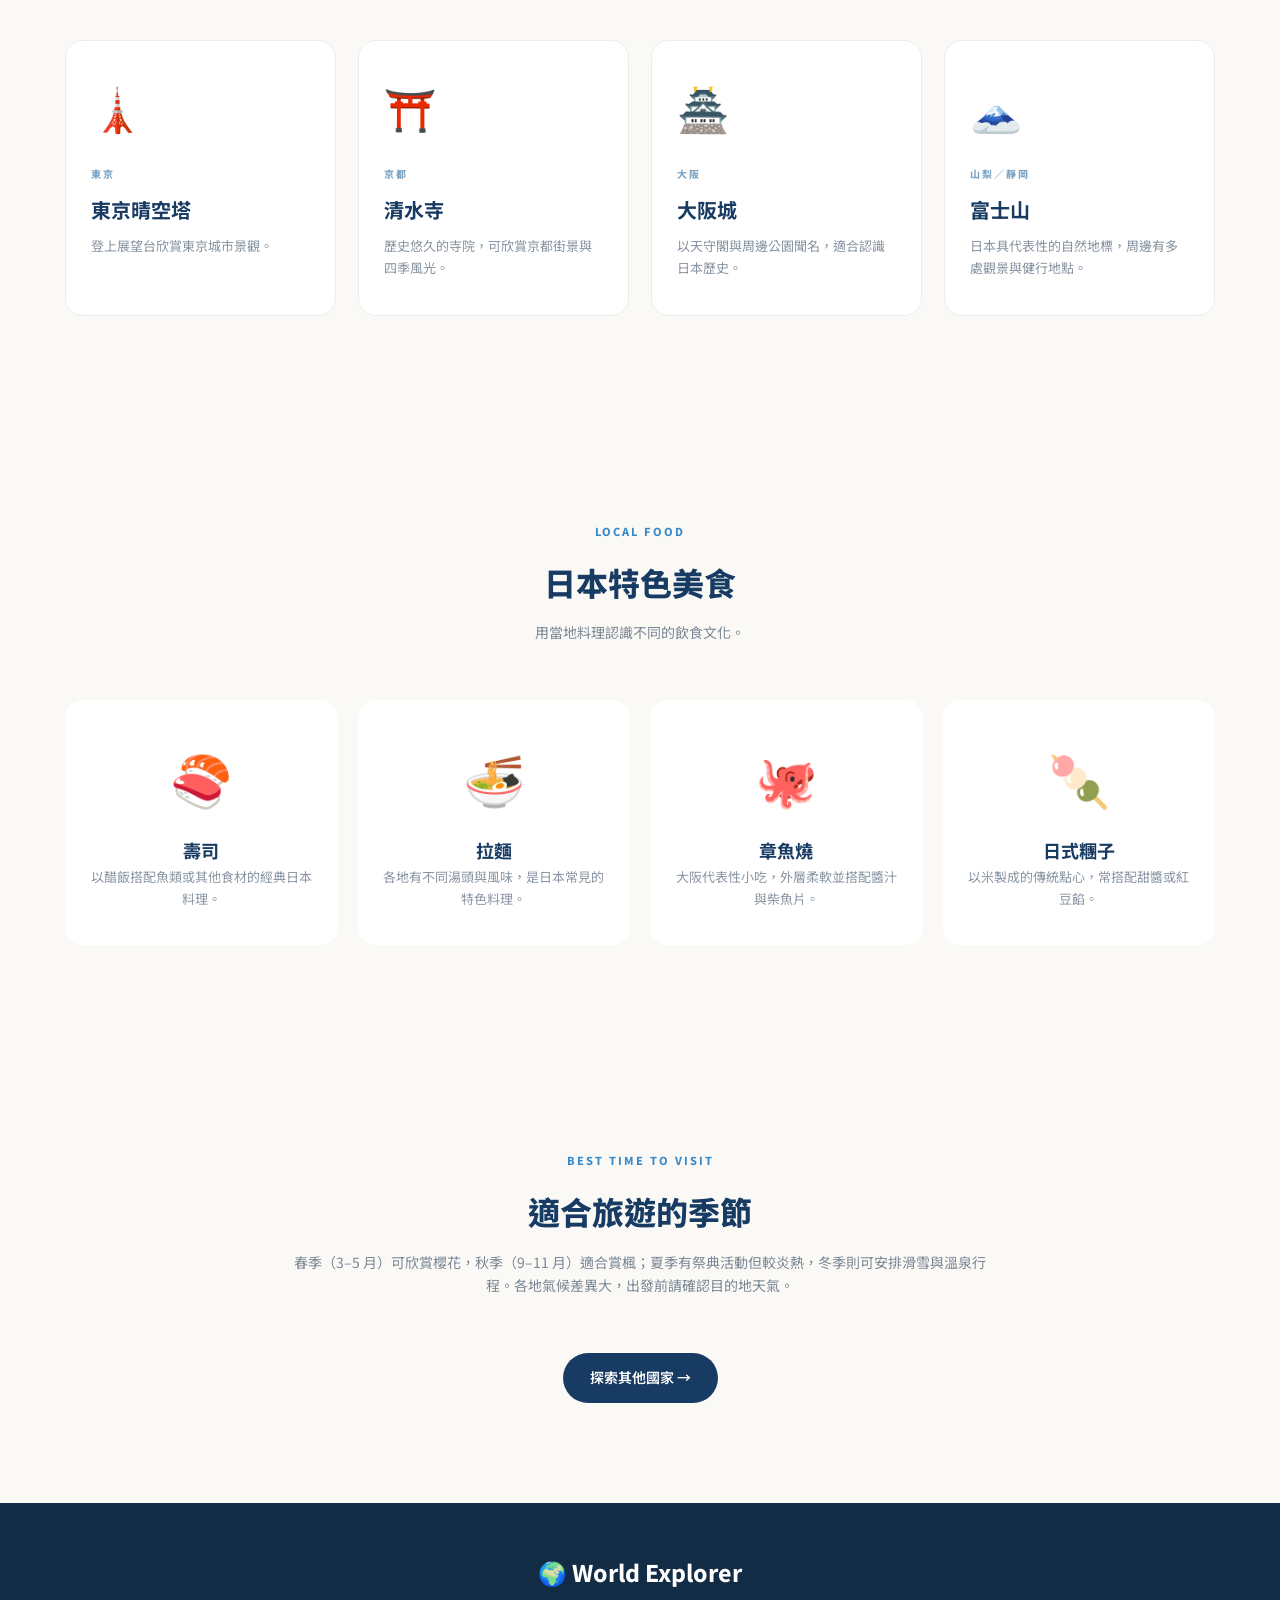
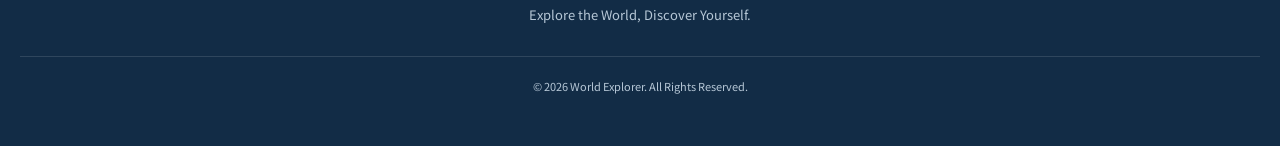
<file: countries/japan.html>
<!DOCTYPE html>
<html lang="zh-TW">
<head>
    <meta charset="UTF-8">
    <meta name="viewport" content="width=device-width, initial-scale=1.0">
    <meta name="description" content="日本旅遊指南：熱門城市、必訪景點、特色美食與適合旅遊季節。">
    <link rel="preconnect" href="https://fonts.googleapis.com">
    <link rel="preconnect" href="https://fonts.gstatic.com" crossorigin>
    <link href="https://fonts.googleapis.com/css2?family=Noto+Sans+TC:wght@400;500;600;700;800&display=swap" rel="stylesheet">
    <title>日本旅遊指南 | World Explorer</title>
    <link rel="stylesheet" href="../CSS/style.css">
</head>
<body>
    <header class="navbar">
        <div class="nav-container">
            <a href="../index.html" class="logo">🌍 World Explorer</a>
            <nav class="nav-links" aria-label="主要導覽">
                <a href="../index.html">回到首頁</a>
                <a href="#cities">熱門城市</a>
                <a href="#attractions">必訪景點</a>
                <a href="#food">特色美食</a>
                <a href="#season">旅遊季節</a>
            </nav>
        </div>
    </header>

    <main>
        <section class="hero" id="top">
            <div class="hero-content">
                <span class="hero-tag">JAPAN · WORLD EXPLORER</span>
                <h1>🇯🇵 探索日本，感受日式魅力。</h1>
                <p>從東京的繁華街道，到京都的傳統古都，日本融合現代文化、歷史建築、自然風景與豐富美食。</p>
                <div class="hero-buttons">
                    <a href="#cities" class="primary-button">探索熱門城市 →</a>
                    <a href="../index.html" class="secondary-button">返回首頁</a>
                </div>
            </div>
        </section>

        <section class="section" id="cities">
            <div class="section-heading">
                <span>POPULAR CITIES</span>
                <h2>日本熱門城市</h2>
                <p>從城市特色開始，規劃自己的旅行方向。</p>
            </div>
            <div class="country-grid">
                <article class="country-card">
                    <div class="country-icon">🏙️</div>
                    <span>DESTINATION</span>
                    <h3>東京 Tokyo</h3>
                    <p>日本首都，結合現代都市、購物與流行文化。</p>
                </article>
                <article class="country-card">
                    <div class="country-icon">🏯</div>
                    <span>DESTINATION</span>
                    <h3>京都 Kyoto</h3>
                    <p>充滿歷史文化的古都，擁有寺廟與傳統街道。</p>
                </article>
                <article class="country-card">
                    <div class="country-icon">🐙</div>
                    <span>DESTINATION</span>
                    <h3>大阪 Osaka</h3>
                    <p>以美食、購物及熱鬧街區聞名。</p>
                </article>
                <article class="country-card">
                    <div class="country-icon">❄️</div>
                    <span>DESTINATION</span>
                    <h3>札幌 Sapporo</h3>
                    <p>北海道的重要城市，以季節景色與特色料理受到喜愛。</p>
                </article>
            </div>
        </section>

        <section class="section" id="attractions">
            <div class="section-heading">
                <span>MUST-VISIT PLACES</span>
                <h2>日本必訪景點</h2>
                <p>將這些特色景點加入你的旅行清單。</p>
            </div>
            <div class="country-grid">
                <article class="country-card">
                    <div class="country-icon">🗼</div>
                    <span>東京</span>
                    <h3>東京晴空塔</h3>
                    <p>登上展望台欣賞東京城市景觀。</p>
                </article>
                <article class="country-card">
                    <div class="country-icon">⛩️</div>
                    <span>京都</span>
                    <h3>清水寺</h3>
                    <p>歷史悠久的寺院，可欣賞京都街景與四季風光。</p>
                </article>
                <article class="country-card">
                    <div class="country-icon">🏯</div>
                    <span>大阪</span>
                    <h3>大阪城</h3>
                    <p>以天守閣與周邊公園聞名，適合認識日本歷史。</p>
                </article>
                <article class="country-card">
                    <div class="country-icon">🗻</div>
                    <span>山梨／靜岡</span>
                    <h3>富士山</h3>
                    <p>日本具代表性的自然地標，周邊有多處觀景與健行地點。</p>
                </article>
            </div>
        </section>

        <section class="section" id="food">
            <div class="section-heading">
                <span>LOCAL FOOD</span>
                <h2>日本特色美食</h2>
                <p>用當地料理認識不同的飲食文化。</p>
            </div>
            <div class="food-grid">
                <article class="food-card">
                    <span>🍣</span>
                    <h3>壽司</h3>
                    <p>以醋飯搭配魚類或其他食材的經典日本料理。</p>
                </article>
                <article class="food-card">
                    <span>🍜</span>
                    <h3>拉麵</h3>
                    <p>各地有不同湯頭與風味，是日本常見的特色料理。</p>
                </article>
                <article class="food-card">
                    <span>🐙</span>
                    <h3>章魚燒</h3>
                    <p>大阪代表性小吃，外層柔軟並搭配醬汁與柴魚片。</p>
                </article>
                <article class="food-card">
                    <span>🍡</span>
                    <h3>日式糰子</h3>
                    <p>以米製成的傳統點心，常搭配甜醬或紅豆餡。</p>
                </article>
            </div>
        </section>

        <section class="section" id="season">
            <div class="section-heading">
                <span>BEST TIME TO VISIT</span>
                <h2>適合旅遊的季節</h2>
                <p>春季（3–5 月）可欣賞櫻花，秋季（9–11 月）適合賞楓；夏季有祭典活動但較炎熱，冬季則可安排滑雪與溫泉行程。各地氣候差異大，出發前請確認目的地天氣。</p>
            </div>
            <div class="hero-buttons centered-buttons">
                <a href="../index.html#countries" class="primary-button">探索其他國家 →</a>
            </div>
        </section>
    </main>

    <footer class="footer">
        <a href="../index.html" class="footer-logo">🌍 World Explorer</a>
        <p>Explore the World, Discover Yourself.</p>
        <p class="copyright">© 2026 World Explorer. All Rights Reserved.</p>
    </footer>
    <script src="../js/main.js"></script>
</body>
</html>
</file>
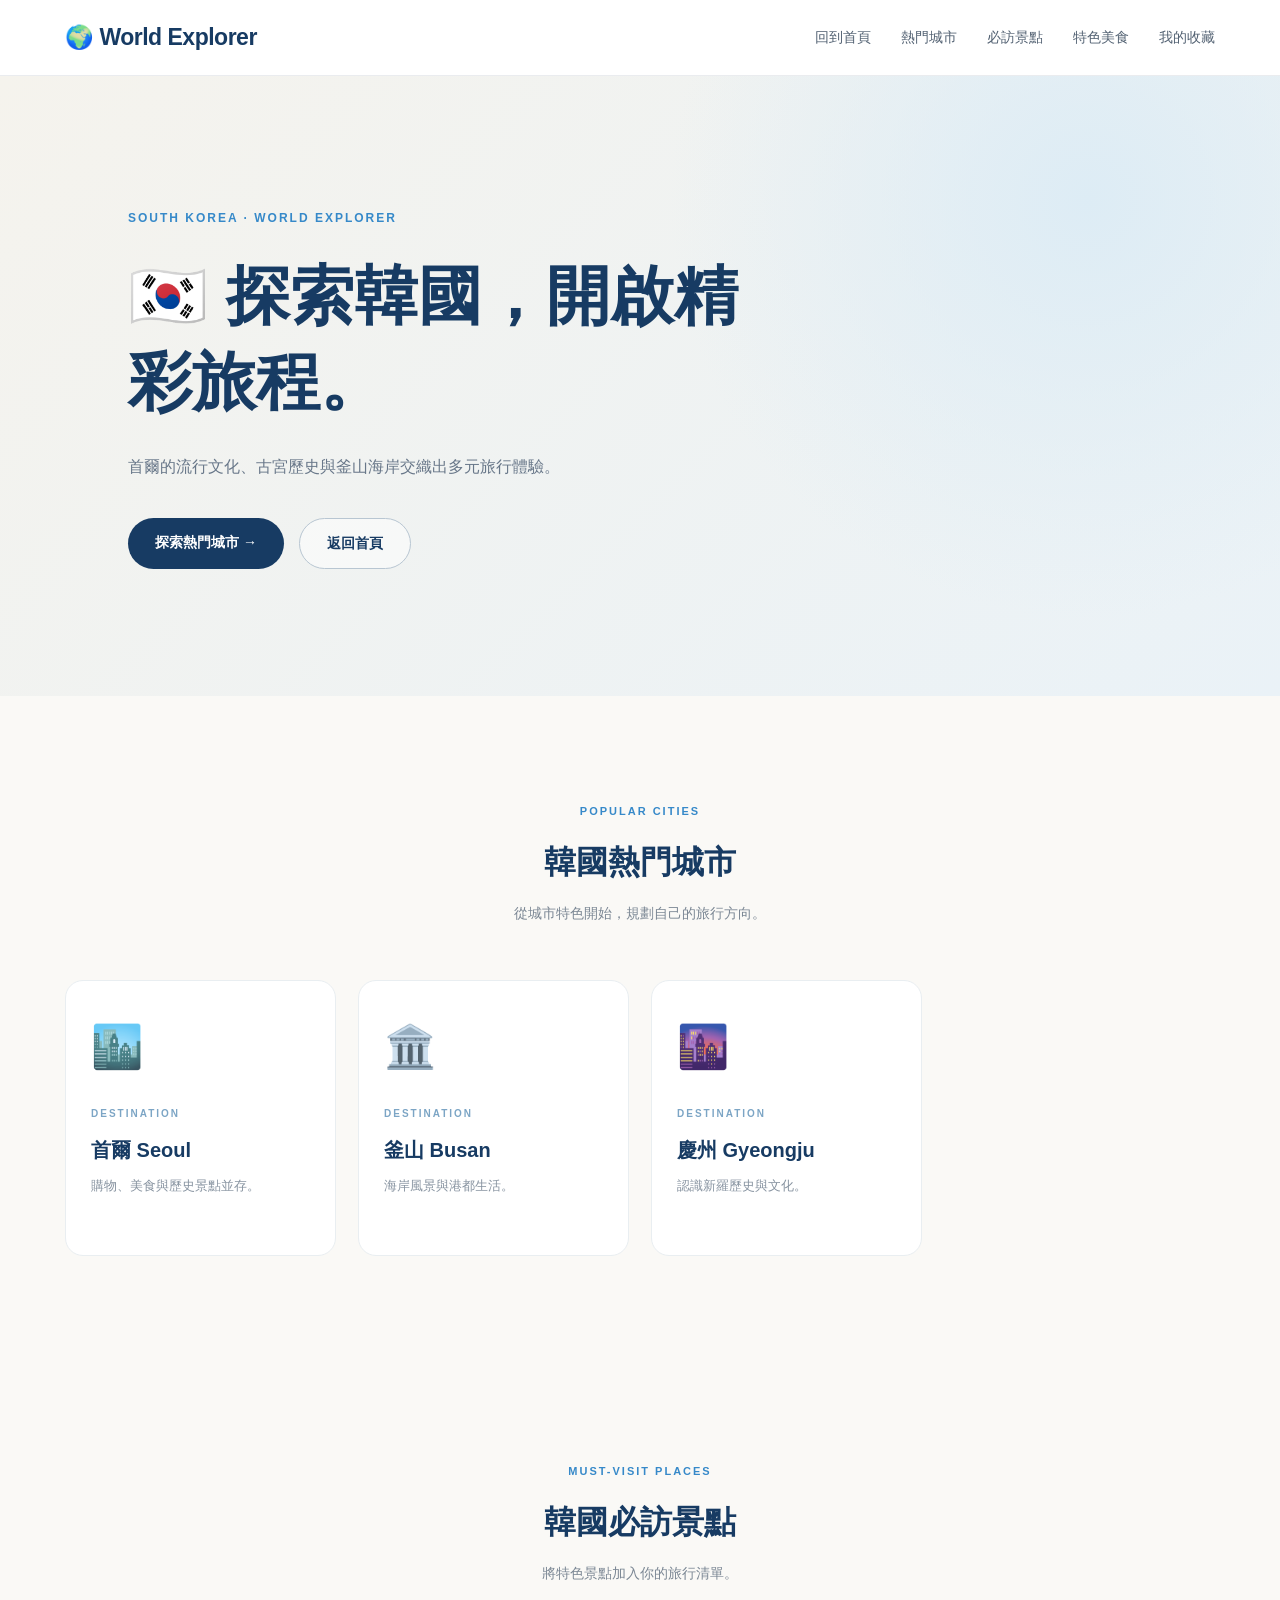
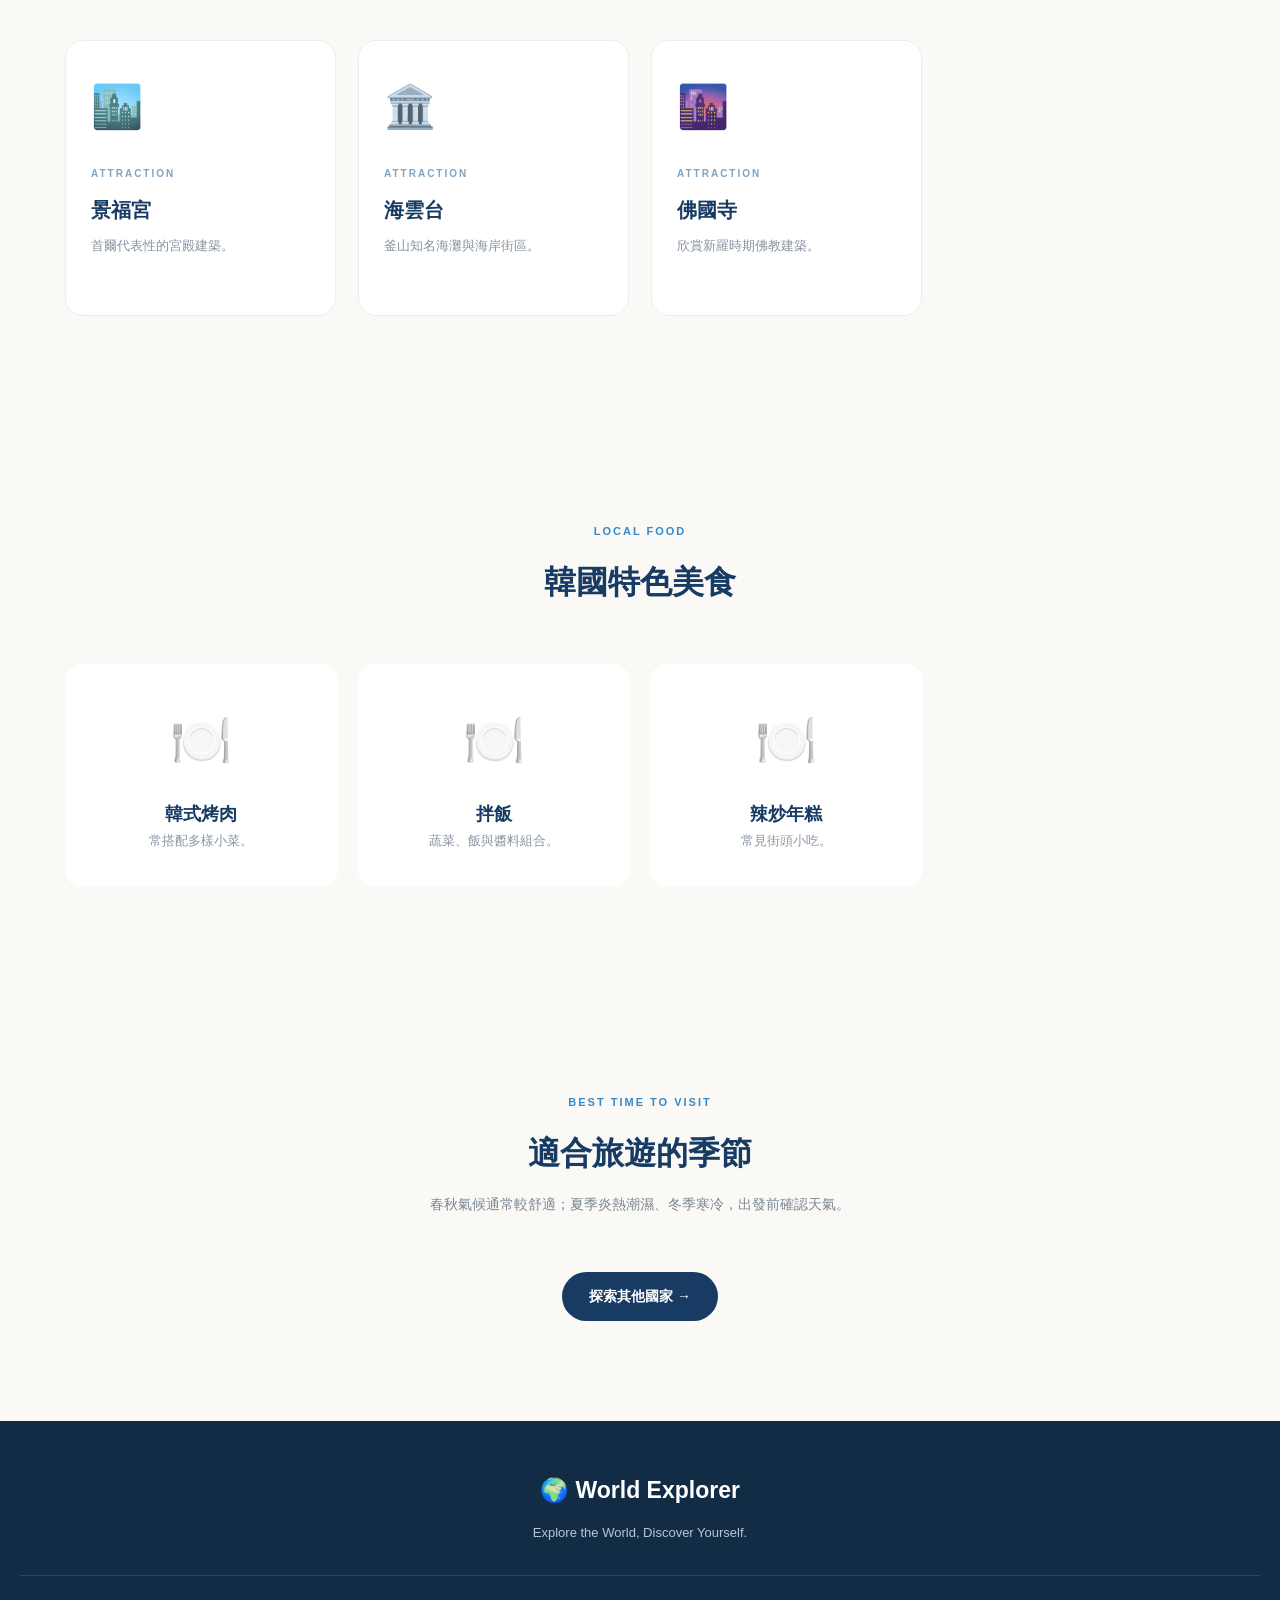
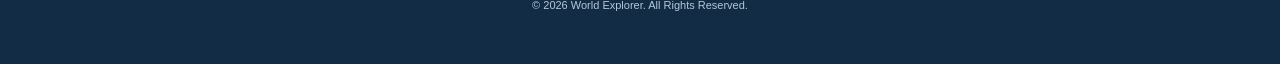
<file: countries/south-korea.html>
<!DOCTYPE html><html lang="zh-TW"><head><meta charset="UTF-8"><meta name="viewport" content="width=device-width, initial-scale=1.0"><meta name="description" content="韓國旅遊指南：熱門城市、景點與美食。"><title>韓國旅遊指南 | World Explorer</title><link rel="stylesheet" href="../CSS/style.css"></head><body><header class="navbar"><div class="nav-container"><a href="../index.html" class="logo">🌍 World Explorer</a><nav class="nav-links"><a href="../index.html">回到首頁</a><a href="#cities">熱門城市</a><a href="#attractions">必訪景點</a><a href="#food">特色美食</a><a href="../favorites.html">我的收藏</a></nav></div></header><main><section class="hero" id="top"><div class="hero-content"><span class="hero-tag">SOUTH KOREA · WORLD EXPLORER</span><h1>🇰🇷 探索韓國，開啟精彩旅程。</h1><p>首爾的流行文化、古宮歷史與釜山海岸交織出多元旅行體驗。</p><div class="hero-buttons"><a href="#cities" class="primary-button">探索熱門城市 →</a><a href="../index.html" class="secondary-button">返回首頁</a></div></div></section><section class="section" id="cities"><div class="section-heading"><span>POPULAR CITIES</span><h2>韓國熱門城市</h2><p>從城市特色開始，規劃自己的旅行方向。</p></div><div class="country-grid"><article class="country-card"><div class="country-icon">🏙️</div><span>DESTINATION</span><h3>首爾 Seoul</h3><p>購物、美食與歷史景點並存。</p></article>
<article class="country-card"><div class="country-icon">🏛️</div><span>DESTINATION</span><h3>釜山 Busan</h3><p>海岸風景與港都生活。</p></article>
<article class="country-card"><div class="country-icon">🌆</div><span>DESTINATION</span><h3>慶州 Gyeongju</h3><p>認識新羅歷史與文化。</p></article></div></section><section class="section" id="attractions"><div class="section-heading"><span>MUST-VISIT PLACES</span><h2>韓國必訪景點</h2><p>將特色景點加入你的旅行清單。</p></div><div class="country-grid"><article class="country-card"><div class="country-icon">🏙️</div><span>ATTRACTION</span><h3>景福宮</h3><p>首爾代表性的宮殿建築。</p></article>
<article class="country-card"><div class="country-icon">🏛️</div><span>ATTRACTION</span><h3>海雲台</h3><p>釜山知名海灘與海岸街區。</p></article>
<article class="country-card"><div class="country-icon">🌆</div><span>ATTRACTION</span><h3>佛國寺</h3><p>欣賞新羅時期佛教建築。</p></article></div></section><section class="section" id="food"><div class="section-heading"><span>LOCAL FOOD</span><h2>韓國特色美食</h2></div><div class="food-grid"><article class="food-card"><span>🍽️</span><h3>韓式烤肉</h3><p>常搭配多樣小菜。</p></article><article class="food-card"><span>🍽️</span><h3>拌飯</h3><p>蔬菜、飯與醬料組合。</p></article><article class="food-card"><span>🍽️</span><h3>辣炒年糕</h3><p>常見街頭小吃。</p></article></div></section><section class="section" id="season"><div class="section-heading"><span>BEST TIME TO VISIT</span><h2>適合旅遊的季節</h2><p>春秋氣候通常較舒適；夏季炎熱潮濕、冬季寒冷，出發前確認天氣。</p></div><div class="hero-buttons centered-buttons"><a href="../index.html#countries" class="primary-button">探索其他國家 →</a></div></section></main><footer class="footer"><a href="../index.html" class="footer-logo">🌍 World Explorer</a><p>Explore the World, Discover Yourself.</p><p class="copyright">© 2026 World Explorer. All Rights Reserved.</p></footer><script src="../js/main.js"></script></body></html>
</file>
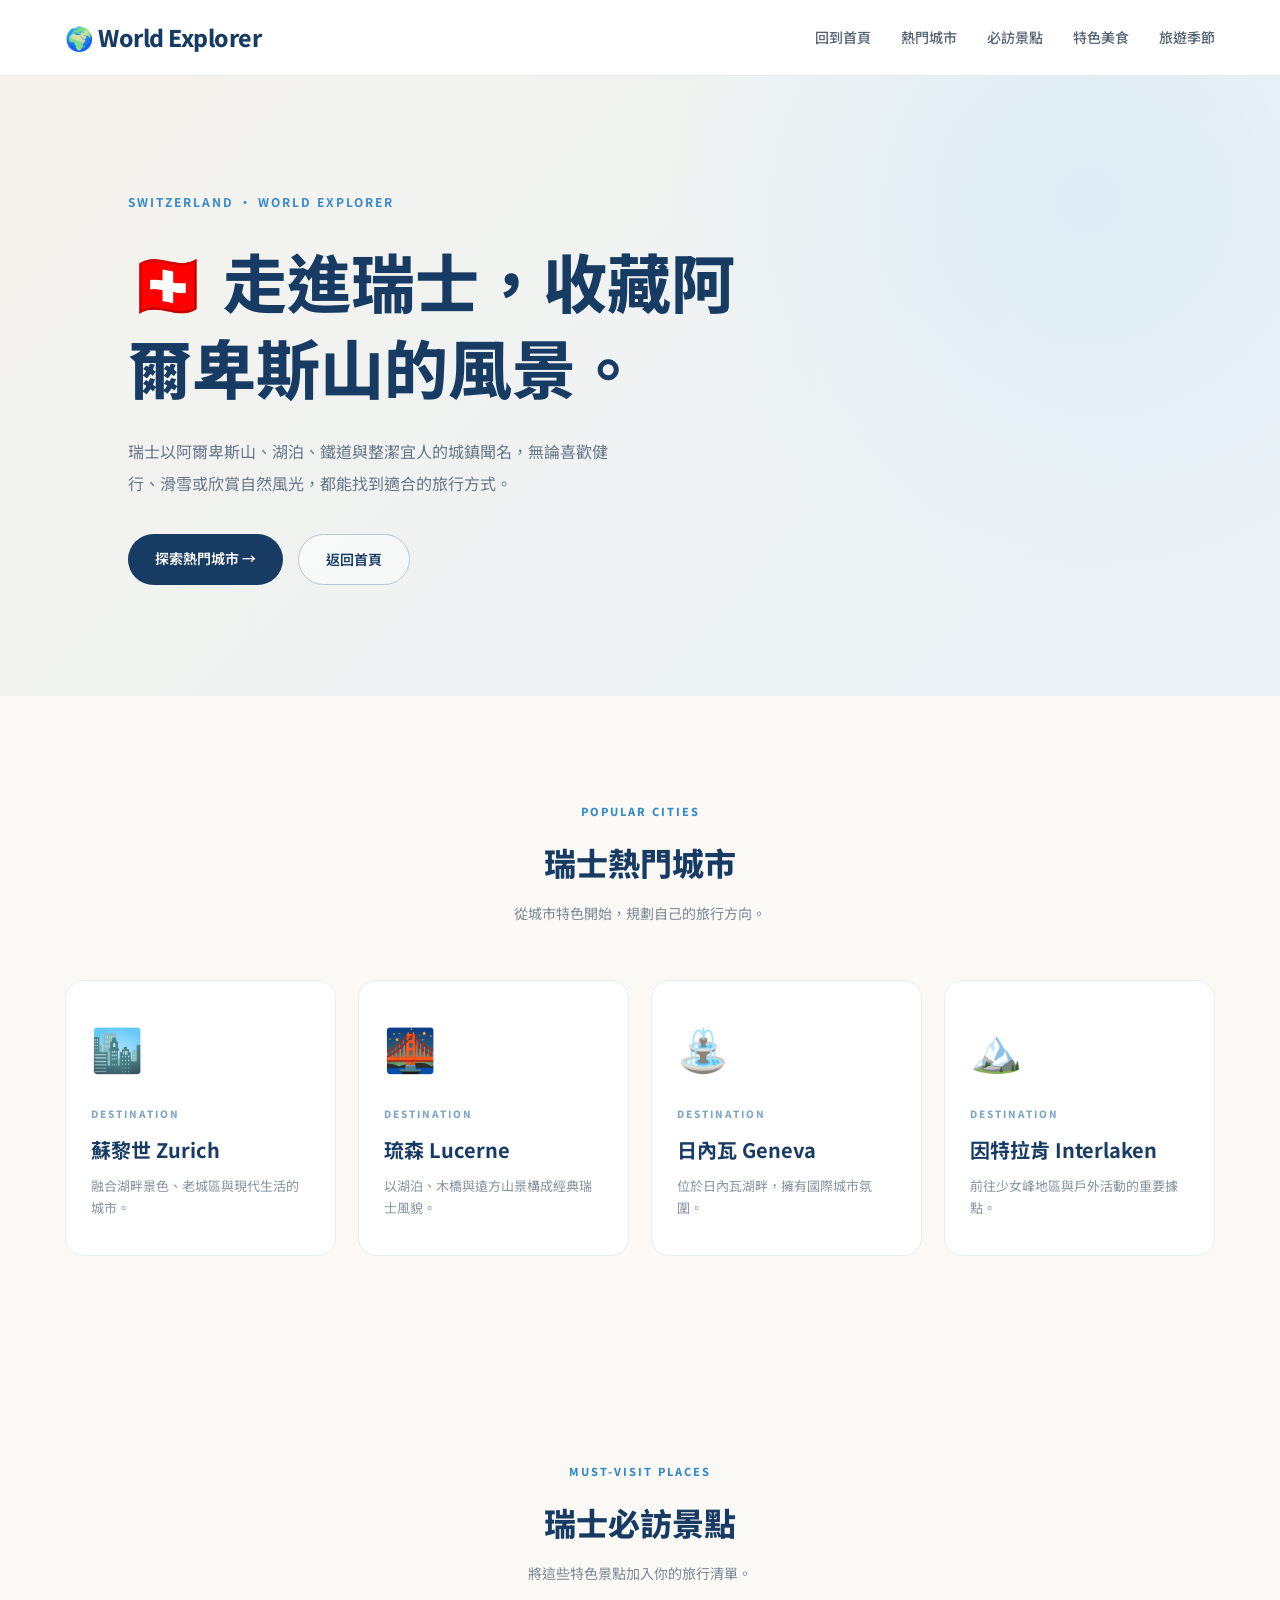
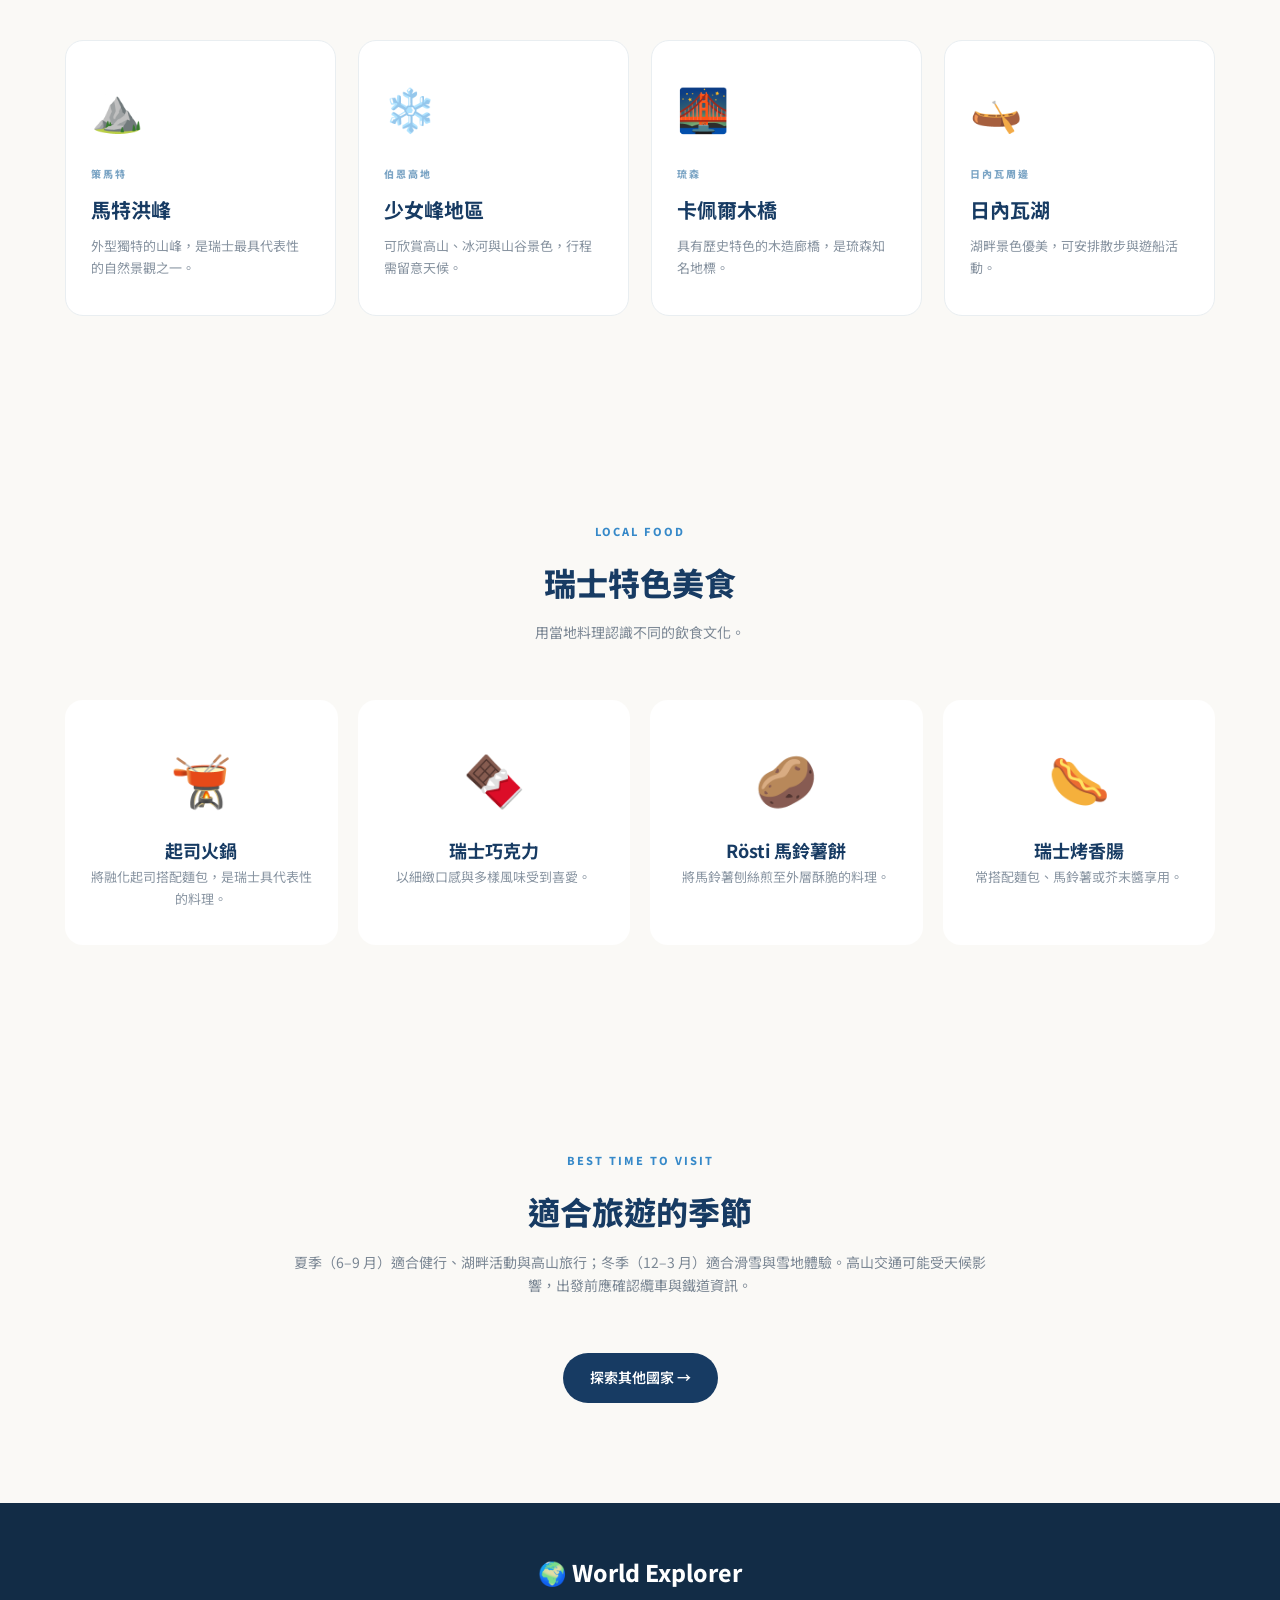
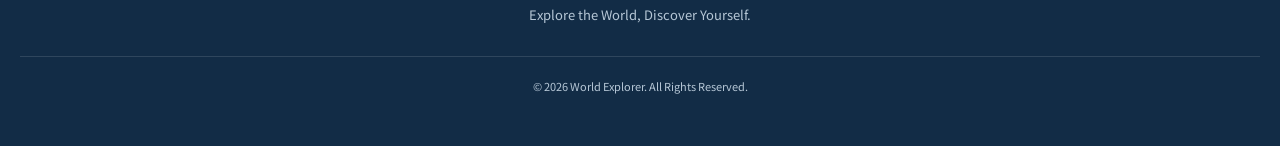
<file: countries/switzerland.html>
<!DOCTYPE html>
<html lang="zh-TW">
<head>
    <meta charset="UTF-8">
    <meta name="viewport" content="width=device-width, initial-scale=1.0">
    <meta name="description" content="瑞士旅遊指南：熱門城市、必訪景點、特色美食與適合旅遊季節。">
    <title>瑞士旅遊指南 | World Explorer</title>
    <link rel="preconnect" href="https://fonts.googleapis.com">
    <link rel="preconnect" href="https://fonts.gstatic.com" crossorigin>
    <link href="https://fonts.googleapis.com/css2?family=Noto+Sans+TC:wght@400;500;600;700;800&display=swap" rel="stylesheet">
    <link rel="stylesheet" href="../CSS/style.css">
</head>
<body>
    <header class="navbar">
        <div class="nav-container">
            <a href="../index.html" class="logo">🌍 World Explorer</a>
            <nav class="nav-links" aria-label="主要導覽">
                <a href="../index.html">回到首頁</a>
                <a href="#cities">熱門城市</a>
                <a href="#attractions">必訪景點</a>
                <a href="#food">特色美食</a>
                <a href="#season">旅遊季節</a>
            </nav>
        </div>
    </header>

    <main>
        <section class="hero" id="top">
            <div class="hero-content">
                <span class="hero-tag">SWITZERLAND · WORLD EXPLORER</span>
                <h1>🇨🇭 走進瑞士，收藏阿爾卑斯山的風景。</h1>
                <p>瑞士以阿爾卑斯山、湖泊、鐵道與整潔宜人的城鎮聞名，無論喜歡健行、滑雪或欣賞自然風光，都能找到適合的旅行方式。</p>
                <div class="hero-buttons">
                    <a href="#cities" class="primary-button">探索熱門城市 →</a>
                    <a href="../index.html" class="secondary-button">返回首頁</a>
                </div>
            </div>
        </section>

        <section class="section" id="cities">
            <div class="section-heading">
                <span>POPULAR CITIES</span>
                <h2>瑞士熱門城市</h2>
                <p>從城市特色開始，規劃自己的旅行方向。</p>
            </div>
            <div class="country-grid">
                <article class="country-card">
                    <div class="country-icon">🏙️</div>
                    <span>DESTINATION</span>
                    <h3>蘇黎世 Zurich</h3>
                    <p>融合湖畔景色、老城區與現代生活的城市。</p>
                </article>
                <article class="country-card">
                    <div class="country-icon">🌉</div>
                    <span>DESTINATION</span>
                    <h3>琉森 Lucerne</h3>
                    <p>以湖泊、木橋與遠方山景構成經典瑞士風貌。</p>
                </article>
                <article class="country-card">
                    <div class="country-icon">⛲</div>
                    <span>DESTINATION</span>
                    <h3>日內瓦 Geneva</h3>
                    <p>位於日內瓦湖畔，擁有國際城市氛圍。</p>
                </article>
                <article class="country-card">
                    <div class="country-icon">🏔️</div>
                    <span>DESTINATION</span>
                    <h3>因特拉肯 Interlaken</h3>
                    <p>前往少女峰地區與戶外活動的重要據點。</p>
                </article>
            </div>
        </section>

        <section class="section" id="attractions">
            <div class="section-heading">
                <span>MUST-VISIT PLACES</span>
                <h2>瑞士必訪景點</h2>
                <p>將這些特色景點加入你的旅行清單。</p>
            </div>
            <div class="country-grid">
                <article class="country-card">
                    <div class="country-icon">⛰️</div>
                    <span>策馬特</span>
                    <h3>馬特洪峰</h3>
                    <p>外型獨特的山峰，是瑞士最具代表性的自然景觀之一。</p>
                </article>
                <article class="country-card">
                    <div class="country-icon">❄️</div>
                    <span>伯恩高地</span>
                    <h3>少女峰地區</h3>
                    <p>可欣賞高山、冰河與山谷景色，行程需留意天候。</p>
                </article>
                <article class="country-card">
                    <div class="country-icon">🌉</div>
                    <span>琉森</span>
                    <h3>卡佩爾木橋</h3>
                    <p>具有歷史特色的木造廊橋，是琉森知名地標。</p>
                </article>
                <article class="country-card">
                    <div class="country-icon">🛶</div>
                    <span>日內瓦周邊</span>
                    <h3>日內瓦湖</h3>
                    <p>湖畔景色優美，可安排散步與遊船活動。</p>
                </article>
            </div>
        </section>

        <section class="section" id="food">
            <div class="section-heading">
                <span>LOCAL FOOD</span>
                <h2>瑞士特色美食</h2>
                <p>用當地料理認識不同的飲食文化。</p>
            </div>
            <div class="food-grid">
                <article class="food-card">
                    <span>🫕</span>
                    <h3>起司火鍋</h3>
                    <p>將融化起司搭配麵包，是瑞士具代表性的料理。</p>
                </article>
                <article class="food-card">
                    <span>🍫</span>
                    <h3>瑞士巧克力</h3>
                    <p>以細緻口感與多樣風味受到喜愛。</p>
                </article>
                <article class="food-card">
                    <span>🥔</span>
                    <h3>Rösti 馬鈴薯餅</h3>
                    <p>將馬鈴薯刨絲煎至外層酥脆的料理。</p>
                </article>
                <article class="food-card">
                    <span>🌭</span>
                    <h3>瑞士烤香腸</h3>
                    <p>常搭配麵包、馬鈴薯或芥末醬享用。</p>
                </article>
            </div>
        </section>

        <section class="section" id="season">
            <div class="section-heading">
                <span>BEST TIME TO VISIT</span>
                <h2>適合旅遊的季節</h2>
                <p>夏季（6–9 月）適合健行、湖畔活動與高山旅行；冬季（12–3 月）適合滑雪與雪地體驗。高山交通可能受天候影響，出發前應確認纜車與鐵道資訊。</p>
            </div>
            <div class="hero-buttons centered-buttons">
                <a href="../index.html#countries" class="primary-button">探索其他國家 →</a>
            </div>
        </section>
    </main>

    <footer class="footer">
        <a href="../index.html" class="footer-logo">🌍 World Explorer</a>
        <p>Explore the World, Discover Yourself.</p>
        <p class="copyright">© 2026 World Explorer. All Rights Reserved.</p>
    </footer>
    <script src="../js/main.js"></script>
</body>
</html>
</file>
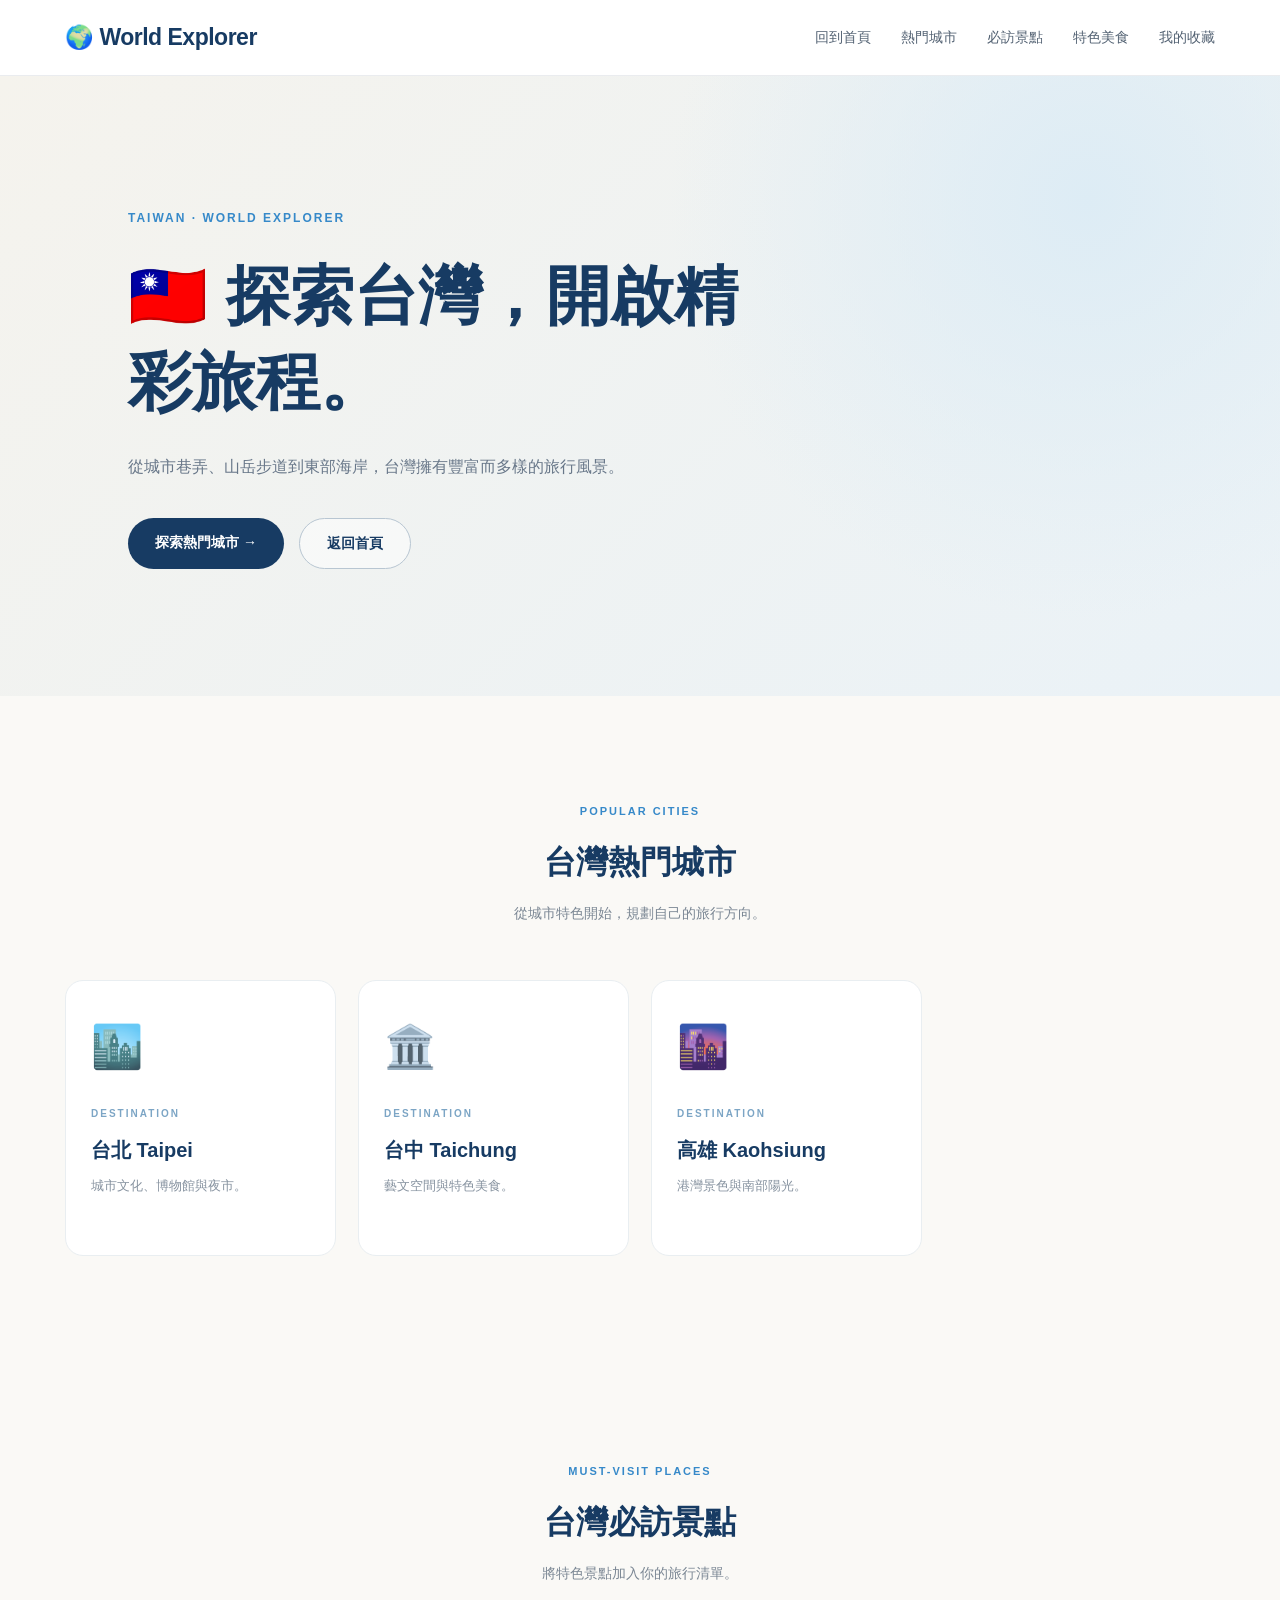
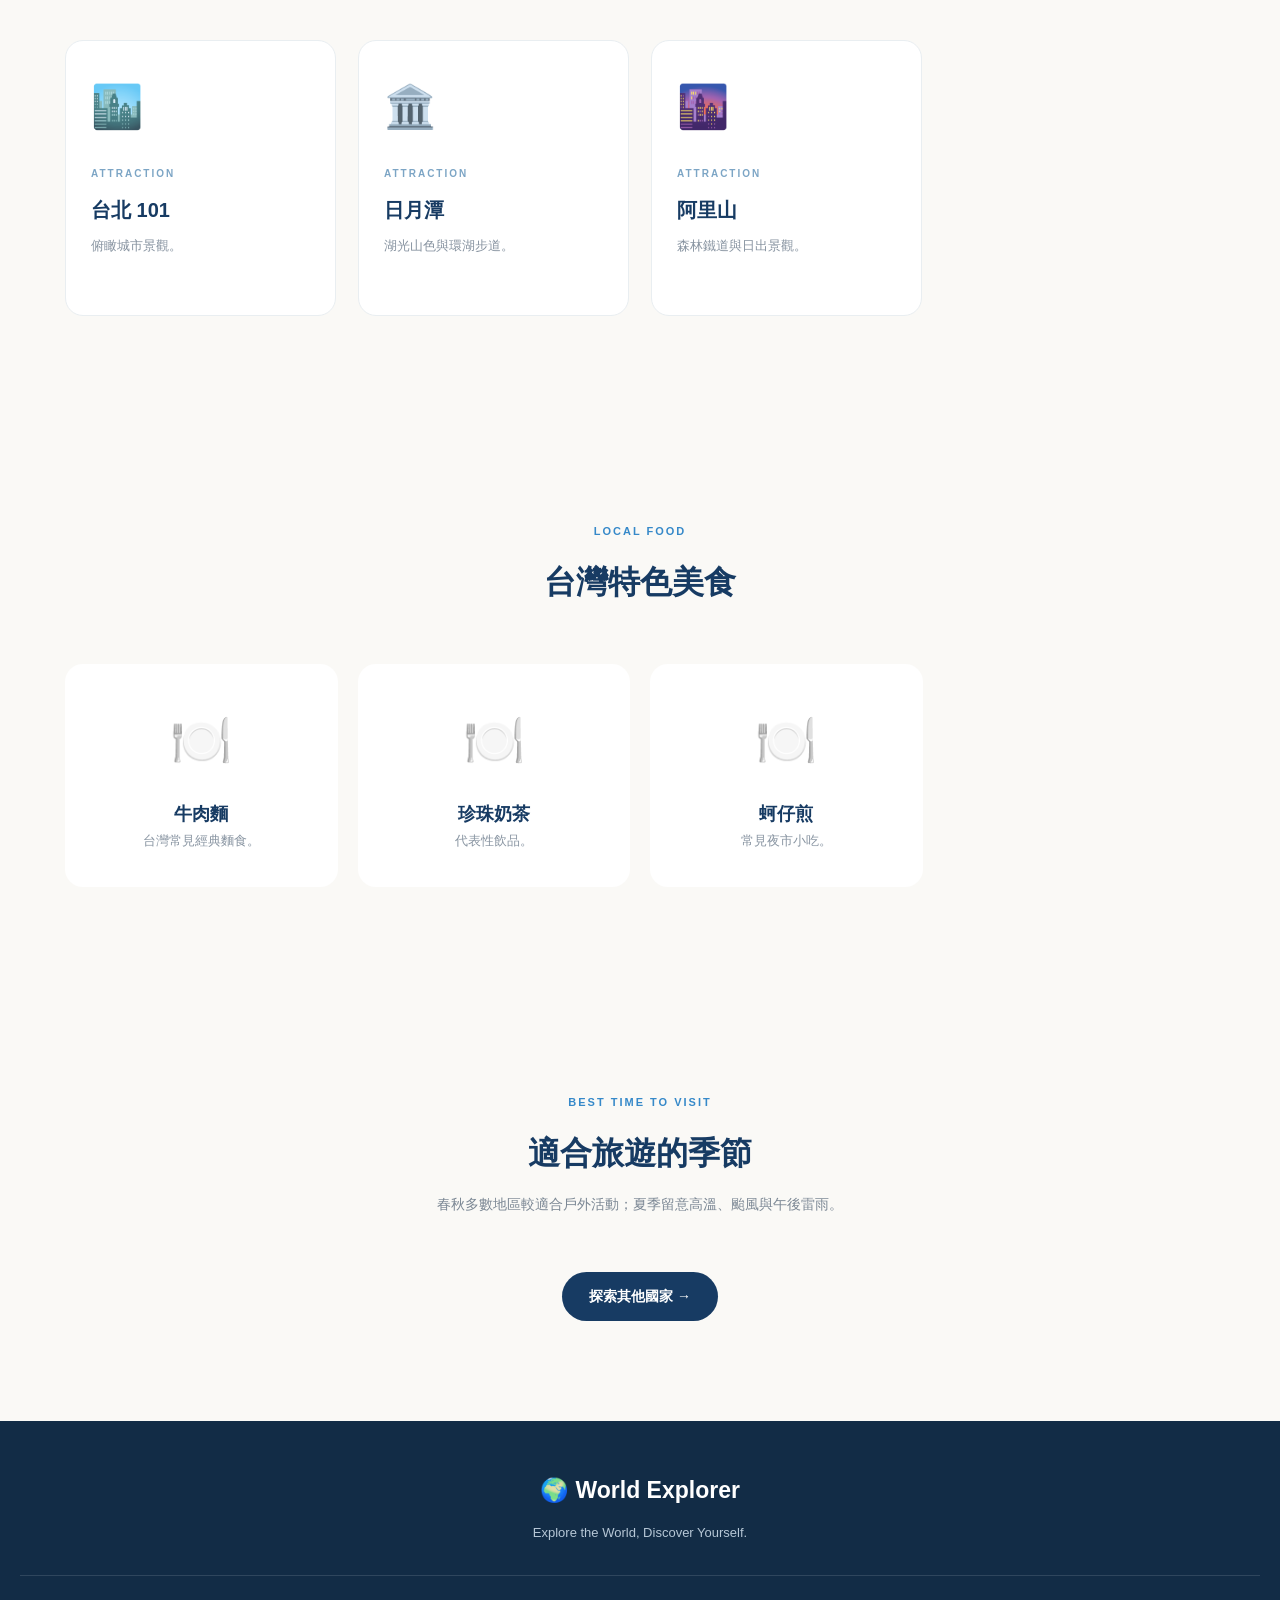
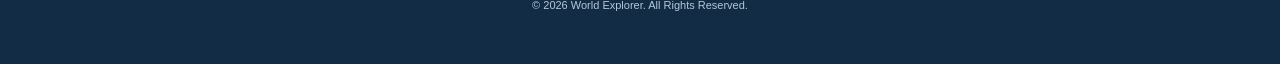
<file: countries/taiwan.html>
<!DOCTYPE html><html lang="zh-TW"><head><meta charset="UTF-8"><meta name="viewport" content="width=device-width, initial-scale=1.0"><meta name="description" content="台灣旅遊指南：熱門城市、景點與美食。"><title>台灣旅遊指南 | World Explorer</title><link rel="stylesheet" href="../CSS/style.css"></head><body><header class="navbar"><div class="nav-container"><a href="../index.html" class="logo">🌍 World Explorer</a><nav class="nav-links"><a href="../index.html">回到首頁</a><a href="#cities">熱門城市</a><a href="#attractions">必訪景點</a><a href="#food">特色美食</a><a href="../favorites.html">我的收藏</a></nav></div></header><main><section class="hero" id="top"><div class="hero-content"><span class="hero-tag">TAIWAN · WORLD EXPLORER</span><h1>🇹🇼 探索台灣，開啟精彩旅程。</h1><p>從城市巷弄、山岳步道到東部海岸，台灣擁有豐富而多樣的旅行風景。</p><div class="hero-buttons"><a href="#cities" class="primary-button">探索熱門城市 →</a><a href="../index.html" class="secondary-button">返回首頁</a></div></div></section><section class="section" id="cities"><div class="section-heading"><span>POPULAR CITIES</span><h2>台灣熱門城市</h2><p>從城市特色開始，規劃自己的旅行方向。</p></div><div class="country-grid"><article class="country-card"><div class="country-icon">🏙️</div><span>DESTINATION</span><h3>台北 Taipei</h3><p>城市文化、博物館與夜市。</p></article>
<article class="country-card"><div class="country-icon">🏛️</div><span>DESTINATION</span><h3>台中 Taichung</h3><p>藝文空間與特色美食。</p></article>
<article class="country-card"><div class="country-icon">🌆</div><span>DESTINATION</span><h3>高雄 Kaohsiung</h3><p>港灣景色與南部陽光。</p></article></div></section><section class="section" id="attractions"><div class="section-heading"><span>MUST-VISIT PLACES</span><h2>台灣必訪景點</h2><p>將特色景點加入你的旅行清單。</p></div><div class="country-grid"><article class="country-card"><div class="country-icon">🏙️</div><span>ATTRACTION</span><h3>台北 101</h3><p>俯瞰城市景觀。</p></article>
<article class="country-card"><div class="country-icon">🏛️</div><span>ATTRACTION</span><h3>日月潭</h3><p>湖光山色與環湖步道。</p></article>
<article class="country-card"><div class="country-icon">🌆</div><span>ATTRACTION</span><h3>阿里山</h3><p>森林鐵道與日出景觀。</p></article></div></section><section class="section" id="food"><div class="section-heading"><span>LOCAL FOOD</span><h2>台灣特色美食</h2></div><div class="food-grid"><article class="food-card"><span>🍽️</span><h3>牛肉麵</h3><p>台灣常見經典麵食。</p></article><article class="food-card"><span>🍽️</span><h3>珍珠奶茶</h3><p>代表性飲品。</p></article><article class="food-card"><span>🍽️</span><h3>蚵仔煎</h3><p>常見夜市小吃。</p></article></div></section><section class="section" id="season"><div class="section-heading"><span>BEST TIME TO VISIT</span><h2>適合旅遊的季節</h2><p>春秋多數地區較適合戶外活動；夏季留意高溫、颱風與午後雷雨。</p></div><div class="hero-buttons centered-buttons"><a href="../index.html#countries" class="primary-button">探索其他國家 →</a></div></section></main><footer class="footer"><a href="../index.html" class="footer-logo">🌍 World Explorer</a><p>Explore the World, Discover Yourself.</p><p class="copyright">© 2026 World Explorer. All Rights Reserved.</p></footer><script src="../js/main.js"></script></body></html>
</file>
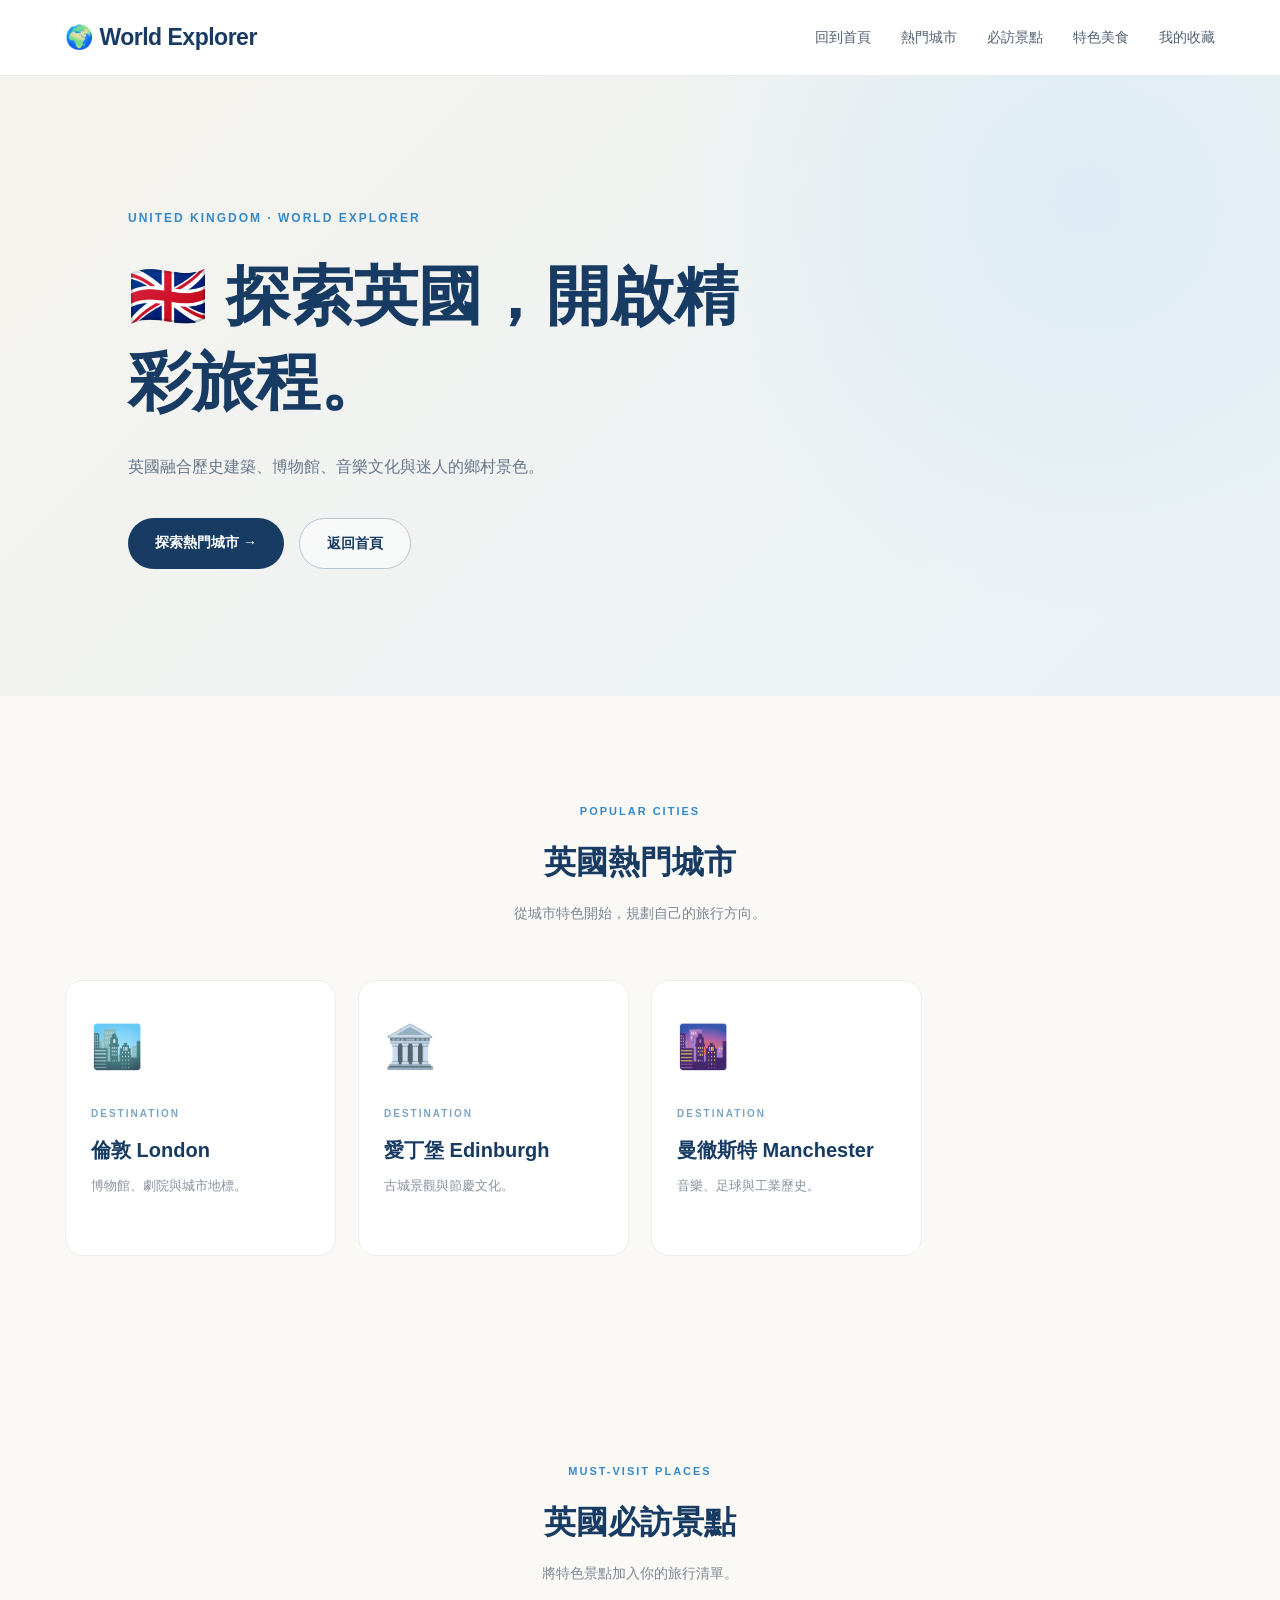
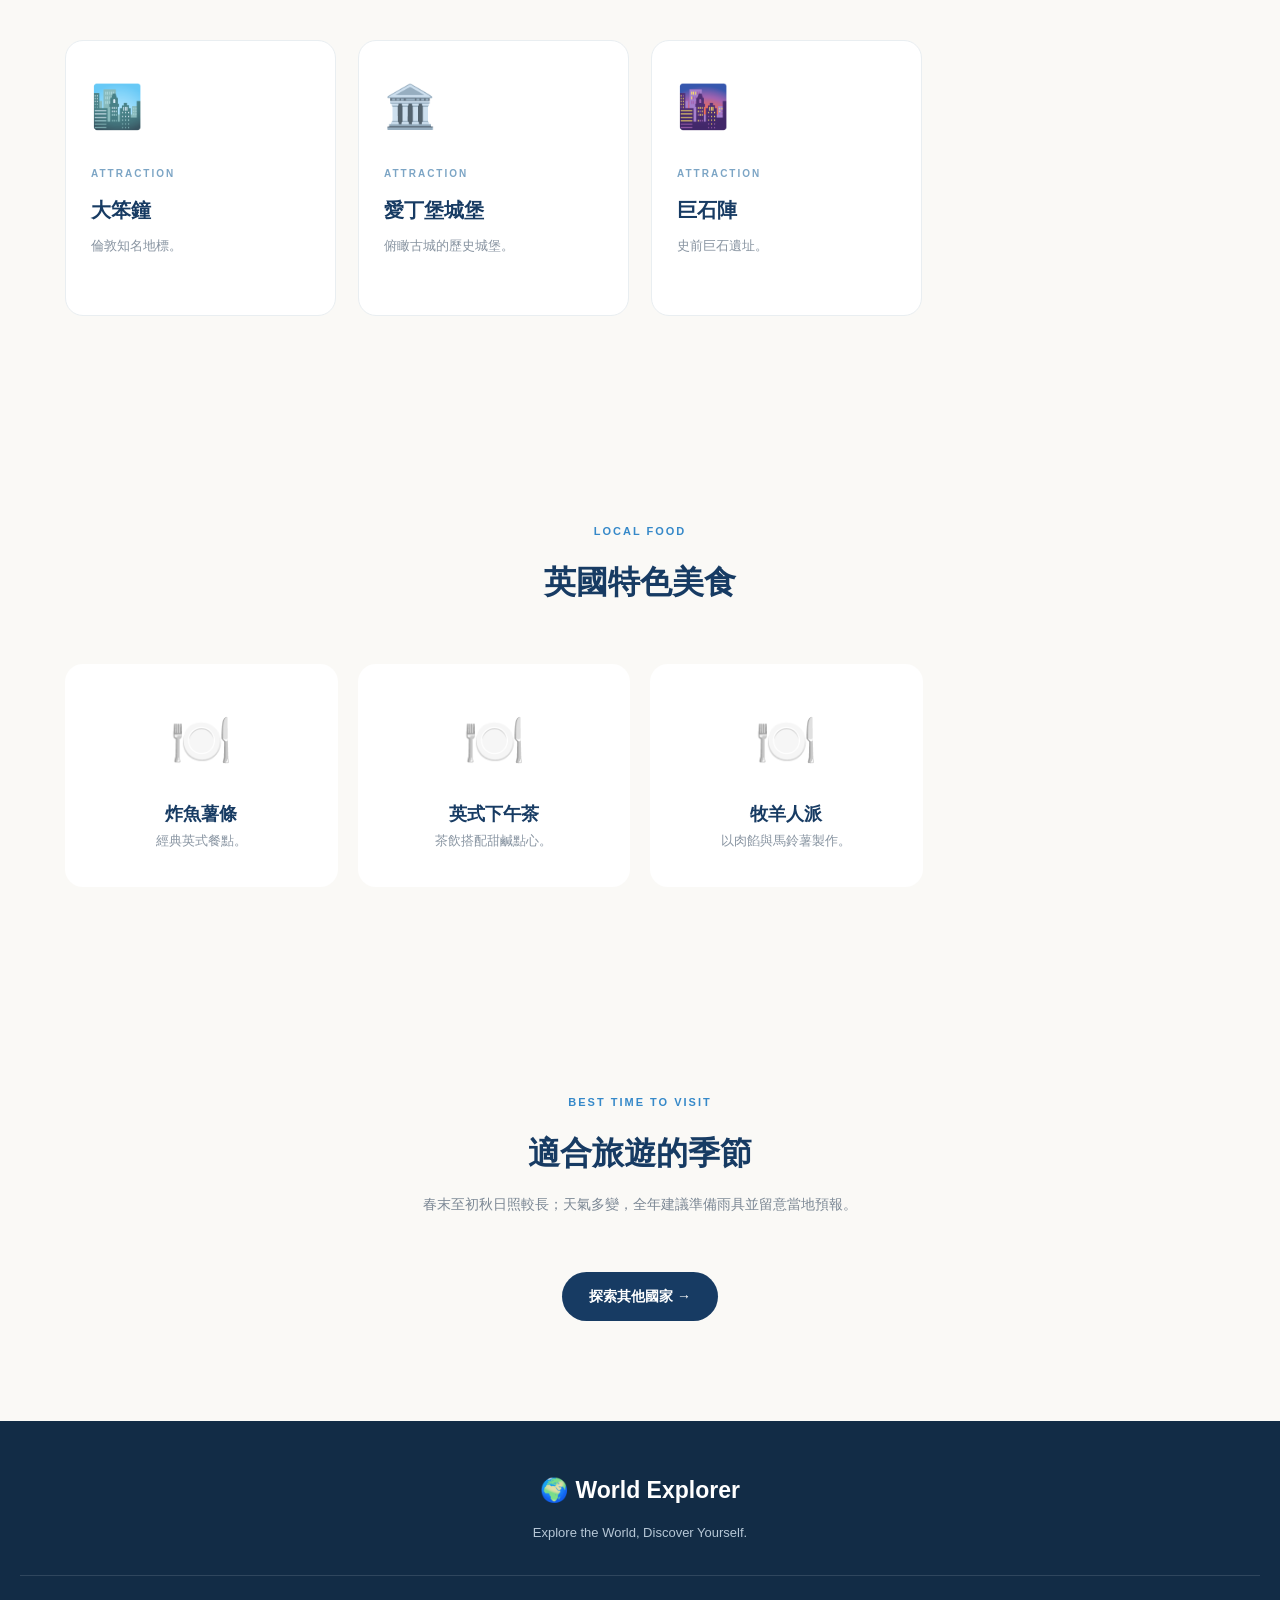
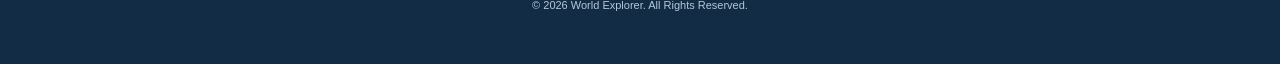
<file: countries/united-kingdom.html>
<!DOCTYPE html><html lang="zh-TW"><head><meta charset="UTF-8"><meta name="viewport" content="width=device-width, initial-scale=1.0"><meta name="description" content="英國旅遊指南：熱門城市、景點與美食。"><title>英國旅遊指南 | World Explorer</title><link rel="stylesheet" href="../CSS/style.css"></head><body><header class="navbar"><div class="nav-container"><a href="../index.html" class="logo">🌍 World Explorer</a><nav class="nav-links"><a href="../index.html">回到首頁</a><a href="#cities">熱門城市</a><a href="#attractions">必訪景點</a><a href="#food">特色美食</a><a href="../favorites.html">我的收藏</a></nav></div></header><main><section class="hero" id="top"><div class="hero-content"><span class="hero-tag">UNITED KINGDOM · WORLD EXPLORER</span><h1>🇬🇧 探索英國，開啟精彩旅程。</h1><p>英國融合歷史建築、博物館、音樂文化與迷人的鄉村景色。</p><div class="hero-buttons"><a href="#cities" class="primary-button">探索熱門城市 →</a><a href="../index.html" class="secondary-button">返回首頁</a></div></div></section><section class="section" id="cities"><div class="section-heading"><span>POPULAR CITIES</span><h2>英國熱門城市</h2><p>從城市特色開始，規劃自己的旅行方向。</p></div><div class="country-grid"><article class="country-card"><div class="country-icon">🏙️</div><span>DESTINATION</span><h3>倫敦 London</h3><p>博物館、劇院與城市地標。</p></article>
<article class="country-card"><div class="country-icon">🏛️</div><span>DESTINATION</span><h3>愛丁堡 Edinburgh</h3><p>古城景觀與節慶文化。</p></article>
<article class="country-card"><div class="country-icon">🌆</div><span>DESTINATION</span><h3>曼徹斯特 Manchester</h3><p>音樂、足球與工業歷史。</p></article></div></section><section class="section" id="attractions"><div class="section-heading"><span>MUST-VISIT PLACES</span><h2>英國必訪景點</h2><p>將特色景點加入你的旅行清單。</p></div><div class="country-grid"><article class="country-card"><div class="country-icon">🏙️</div><span>ATTRACTION</span><h3>大笨鐘</h3><p>倫敦知名地標。</p></article>
<article class="country-card"><div class="country-icon">🏛️</div><span>ATTRACTION</span><h3>愛丁堡城堡</h3><p>俯瞰古城的歷史城堡。</p></article>
<article class="country-card"><div class="country-icon">🌆</div><span>ATTRACTION</span><h3>巨石陣</h3><p>史前巨石遺址。</p></article></div></section><section class="section" id="food"><div class="section-heading"><span>LOCAL FOOD</span><h2>英國特色美食</h2></div><div class="food-grid"><article class="food-card"><span>🍽️</span><h3>炸魚薯條</h3><p>經典英式餐點。</p></article><article class="food-card"><span>🍽️</span><h3>英式下午茶</h3><p>茶飲搭配甜鹹點心。</p></article><article class="food-card"><span>🍽️</span><h3>牧羊人派</h3><p>以肉餡與馬鈴薯製作。</p></article></div></section><section class="section" id="season"><div class="section-heading"><span>BEST TIME TO VISIT</span><h2>適合旅遊的季節</h2><p>春末至初秋日照較長；天氣多變，全年建議準備雨具並留意當地預報。</p></div><div class="hero-buttons centered-buttons"><a href="../index.html#countries" class="primary-button">探索其他國家 →</a></div></section></main><footer class="footer"><a href="../index.html" class="footer-logo">🌍 World Explorer</a><p>Explore the World, Discover Yourself.</p><p class="copyright">© 2026 World Explorer. All Rights Reserved.</p></footer><script src="../js/main.js"></script></body></html>
</file>
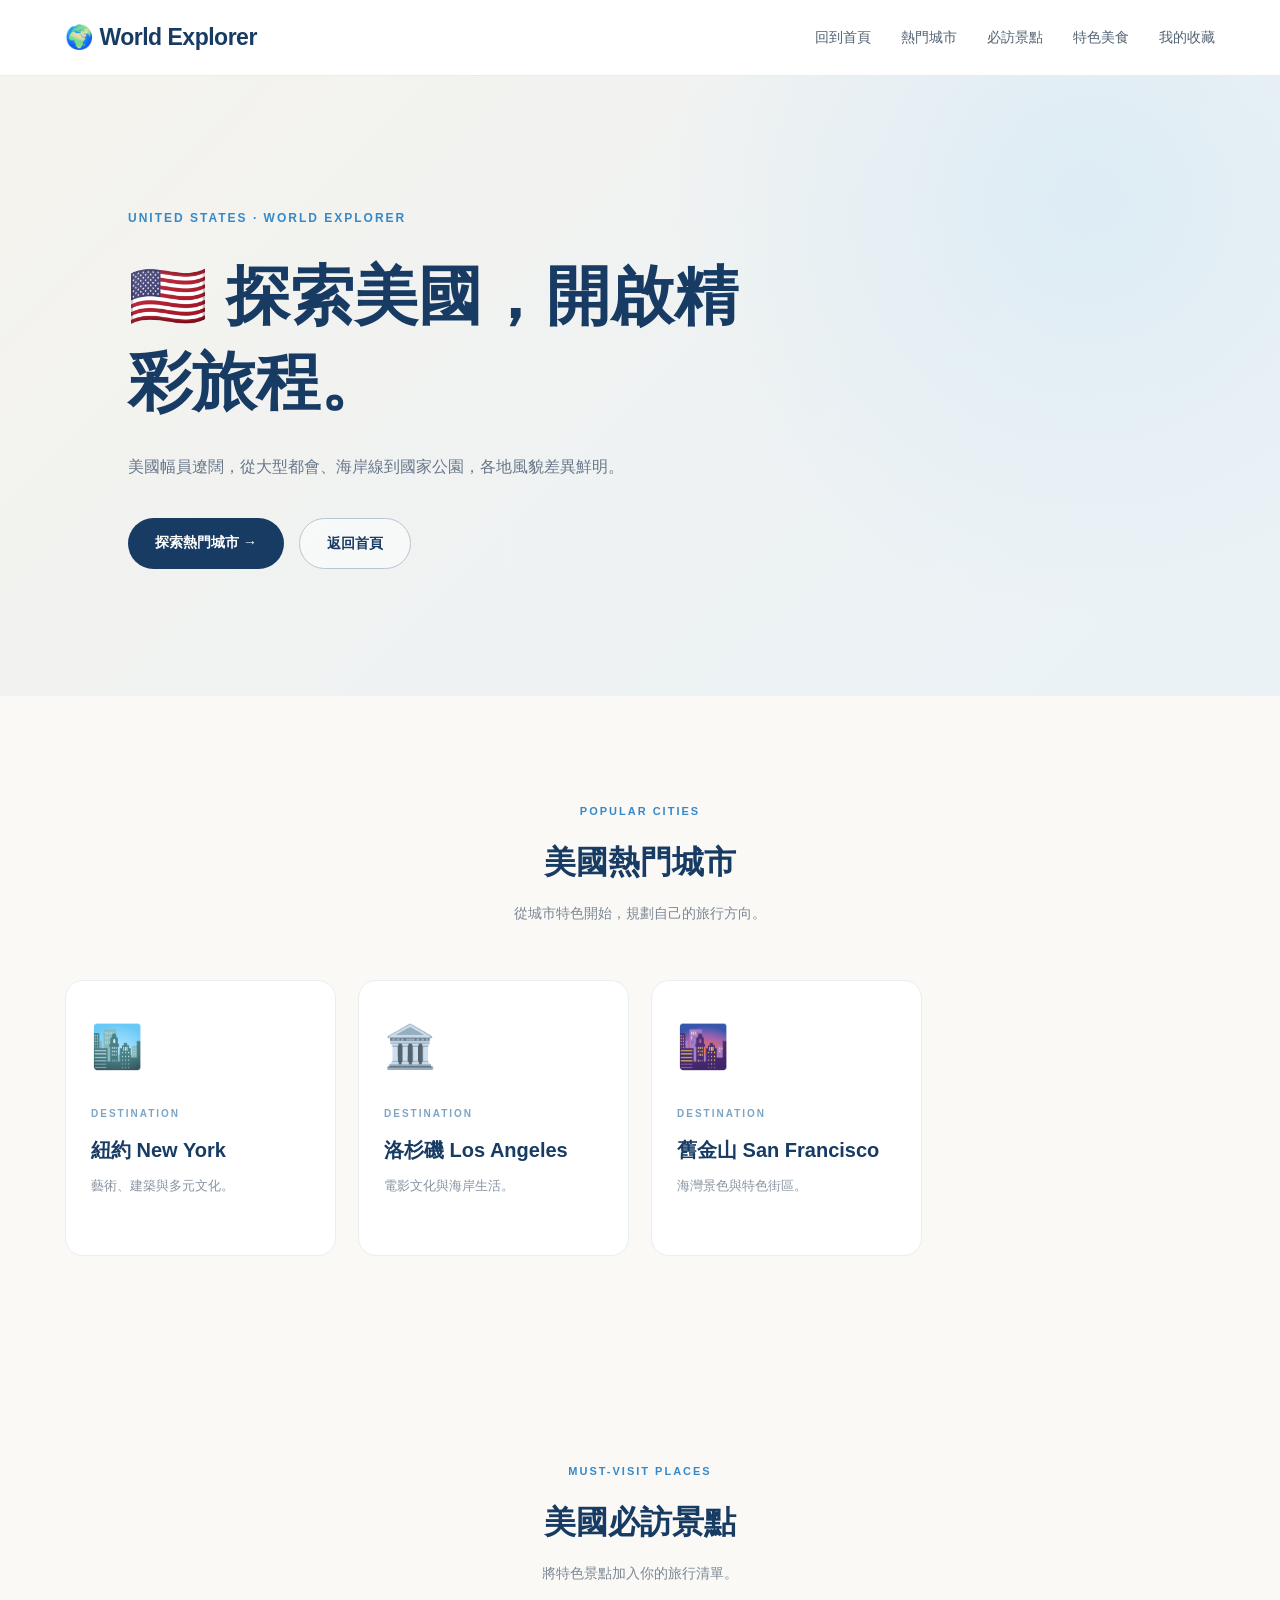
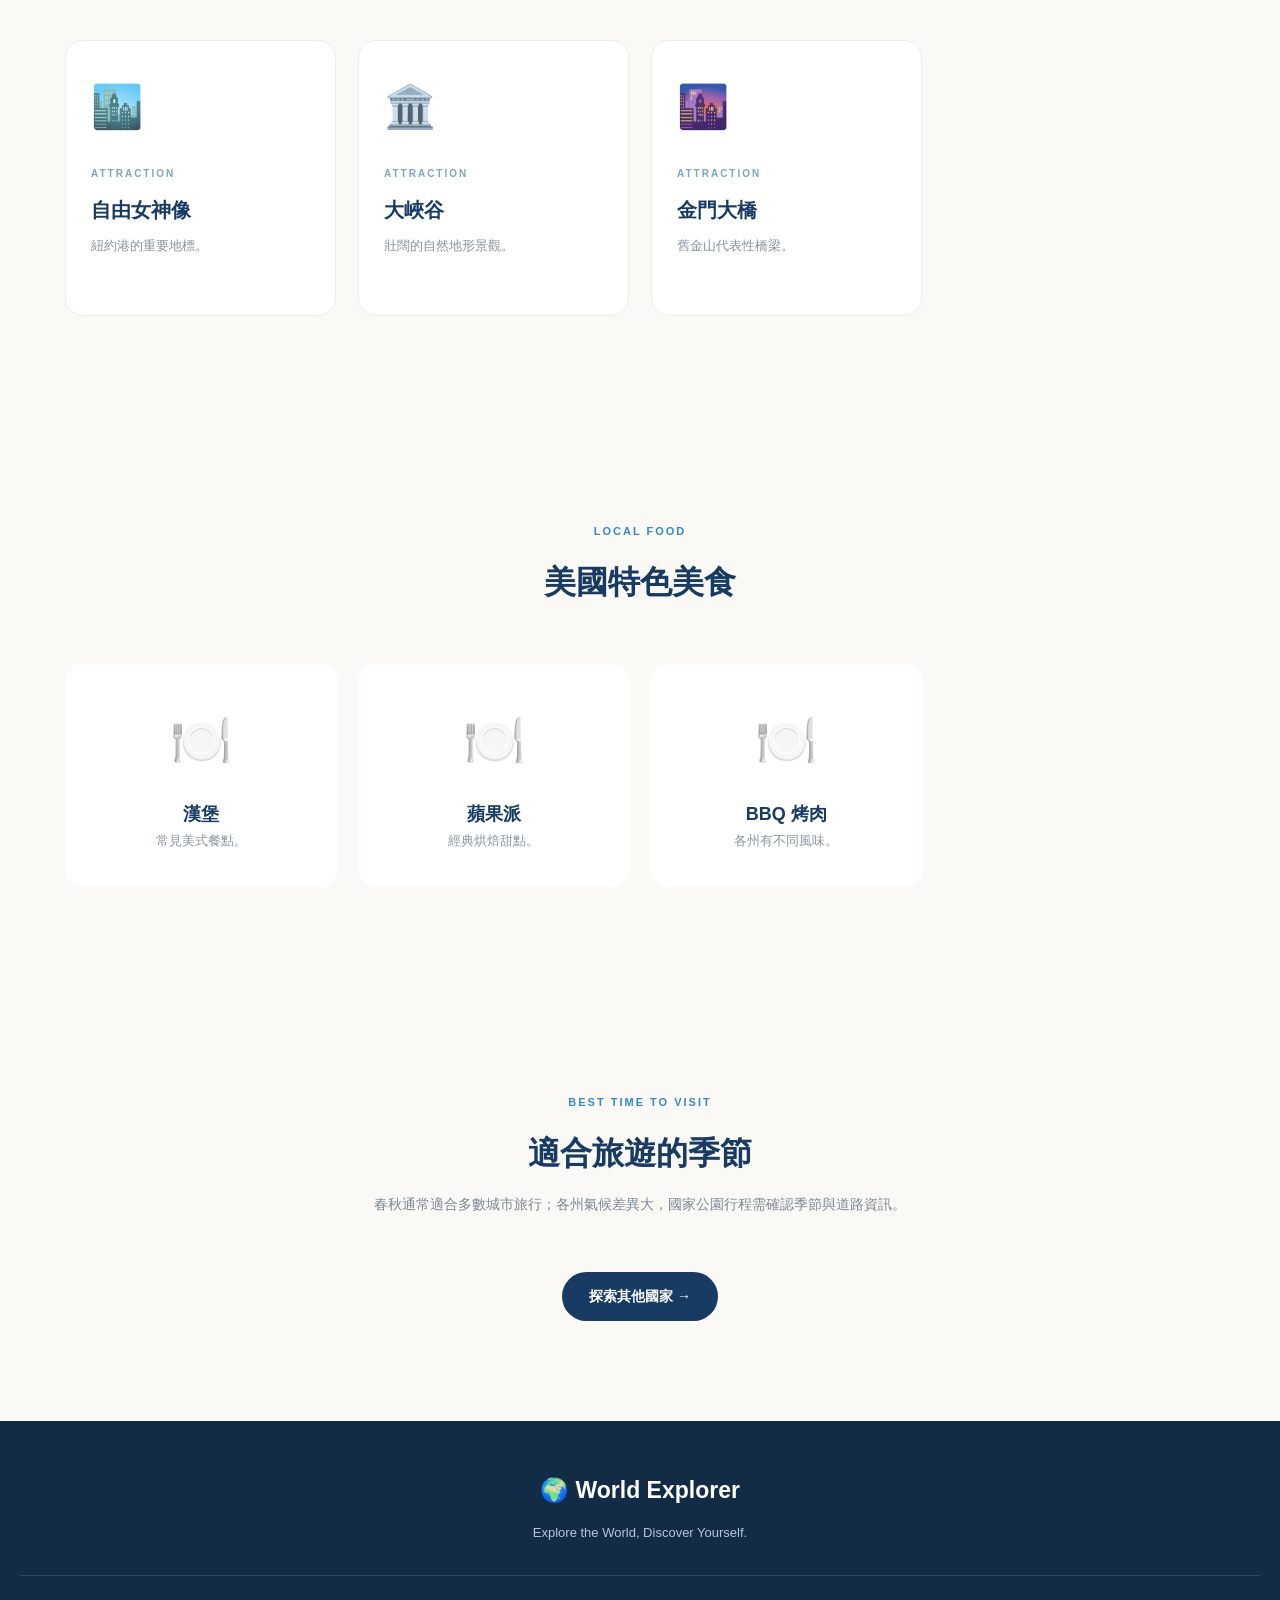
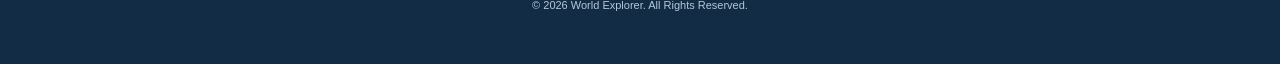
<file: countries/usa.html>
<!DOCTYPE html><html lang="zh-TW"><head><meta charset="UTF-8"><meta name="viewport" content="width=device-width, initial-scale=1.0"><meta name="description" content="美國旅遊指南：熱門城市、景點與美食。"><title>美國旅遊指南 | World Explorer</title><link rel="stylesheet" href="../CSS/style.css"></head><body><header class="navbar"><div class="nav-container"><a href="../index.html" class="logo">🌍 World Explorer</a><nav class="nav-links"><a href="../index.html">回到首頁</a><a href="#cities">熱門城市</a><a href="#attractions">必訪景點</a><a href="#food">特色美食</a><a href="../favorites.html">我的收藏</a></nav></div></header><main><section class="hero" id="top"><div class="hero-content"><span class="hero-tag">UNITED STATES · WORLD EXPLORER</span><h1>🇺🇸 探索美國，開啟精彩旅程。</h1><p>美國幅員遼闊，從大型都會、海岸線到國家公園，各地風貌差異鮮明。</p><div class="hero-buttons"><a href="#cities" class="primary-button">探索熱門城市 →</a><a href="../index.html" class="secondary-button">返回首頁</a></div></div></section><section class="section" id="cities"><div class="section-heading"><span>POPULAR CITIES</span><h2>美國熱門城市</h2><p>從城市特色開始，規劃自己的旅行方向。</p></div><div class="country-grid"><article class="country-card"><div class="country-icon">🏙️</div><span>DESTINATION</span><h3>紐約 New York</h3><p>藝術、建築與多元文化。</p></article>
<article class="country-card"><div class="country-icon">🏛️</div><span>DESTINATION</span><h3>洛杉磯 Los Angeles</h3><p>電影文化與海岸生活。</p></article>
<article class="country-card"><div class="country-icon">🌆</div><span>DESTINATION</span><h3>舊金山 San Francisco</h3><p>海灣景色與特色街區。</p></article></div></section><section class="section" id="attractions"><div class="section-heading"><span>MUST-VISIT PLACES</span><h2>美國必訪景點</h2><p>將特色景點加入你的旅行清單。</p></div><div class="country-grid"><article class="country-card"><div class="country-icon">🏙️</div><span>ATTRACTION</span><h3>自由女神像</h3><p>紐約港的重要地標。</p></article>
<article class="country-card"><div class="country-icon">🏛️</div><span>ATTRACTION</span><h3>大峽谷</h3><p>壯闊的自然地形景觀。</p></article>
<article class="country-card"><div class="country-icon">🌆</div><span>ATTRACTION</span><h3>金門大橋</h3><p>舊金山代表性橋梁。</p></article></div></section><section class="section" id="food"><div class="section-heading"><span>LOCAL FOOD</span><h2>美國特色美食</h2></div><div class="food-grid"><article class="food-card"><span>🍽️</span><h3>漢堡</h3><p>常見美式餐點。</p></article><article class="food-card"><span>🍽️</span><h3>蘋果派</h3><p>經典烘焙甜點。</p></article><article class="food-card"><span>🍽️</span><h3>BBQ 烤肉</h3><p>各州有不同風味。</p></article></div></section><section class="section" id="season"><div class="section-heading"><span>BEST TIME TO VISIT</span><h2>適合旅遊的季節</h2><p>春秋通常適合多數城市旅行；各州氣候差異大，國家公園行程需確認季節與道路資訊。</p></div><div class="hero-buttons centered-buttons"><a href="../index.html#countries" class="primary-button">探索其他國家 →</a></div></section></main><footer class="footer"><a href="../index.html" class="footer-logo">🌍 World Explorer</a><p>Explore the World, Discover Yourself.</p><p class="copyright">© 2026 World Explorer. All Rights Reserved.</p></footer><script src="../js/main.js"></script></body></html>
</file>
<file: CSS/style.css>
/* =================================
   World Explorer
   Global Styles
================================= */

* {
  margin: 0;
  padding: 0;
  box-sizing: border-box;
}

html {
  scroll-behavior: smooth;
}

body {
  font-family: 'Noto Sans TC', sans-serif;
  background-color: #FAF9F6;
  color: #233247;
  line-height: 1.7;
}

a {
  text-decoration: none;
  color: inherit;
}

section {
  scroll-margin-top: 90px;
}


/* =================================
 Navbar 導覽列
================================= */

.navbar {
  width: 100%;
  height: 76px;
  background: rgba(255, 255, 255, 0.95);
  position: sticky;
  top: 0;
  z-index: 1000;
  border-bottom: 1px solid #EAECEF;
  backdrop-filter: blur(12px);
}

.nav-container {
  max-width: 1200px;
  height: 100%;
  margin: auto;
  padding: 0 25px;

  display: flex;
  align-items: center;
  justify-content: space-between;
}

.logo {
  font-size: 23px;
  font-weight: 800;
  color: #173B63;
  letter-spacing: -0.5px;
}

.nav-links {
  display: flex;
  align-items: center;
  gap: 30px;
}

.nav-links a {
  font-size: 14px;
  font-weight: 500;
  color: #536273;
  transition: 0.3s;
}

.nav-links a:hover {
  color: #3689C9;
}

.nav-button {
  background: #173B63;
  color: white;
  padding: 10px 20px;
  border-radius: 30px;
  font-size: 13px;
  transition: 0.3s;
}

.nav-button:hover {
  background: #3689C9;
  transform: translateY(-2px);
}


/* =================================
 Hero 首頁主視覺
================================= */

.hero {
  min-height: 620px;
  padding: 90px 10%;
  background:
      radial-gradient(circle at 85% 20%, #DDECF5 0%, transparent 35%),
      linear-gradient(135deg, #F5F3ED, #EAF2F7);

  display: flex;
  align-items: center;
  justify-content: space-between;
  overflow: hidden;
}

.hero-content {
  max-width: 620px;
}

.hero-tag {
  display: inline-block;
  color: #3689C9;
  font-size: 12px;
  font-weight: 700;
  letter-spacing: 2px;
  margin-bottom: 25px;
}

.hero h1 {
  font-size: clamp(38px, 5vw, 64px);
  line-height: 1.35;
  font-weight: 800;
  color: #173B63;
  margin-bottom: 25px;
}

.hero h1 span {
  color: #3689C9;
}

.hero-content > p {
  color: #687789;
  font-size: 16px;
  line-height: 2;
  max-width: 500px;
  margin-bottom: 35px;
}

.hero-buttons {
  display: flex;
  gap: 15px;
  flex-wrap: wrap;
}

.primary-button,
.secondary-button {
  display: inline-block;
  padding: 13px 27px;
  border-radius: 30px;
  font-size: 14px;
  font-weight: 600;
  transition: 0.3s;
}

.primary-button {
  background: #173B63;
  color: white;
}

.primary-button:hover {
  background: #3689C9;
  transform: translateY(-3px);
}

.secondary-button {
  border: 1px solid #B8C6D2;
  color: #173B63;
  background: rgba(255, 255, 255, 0.5);
}

.secondary-button:hover {
  background: white;
}

.hero-stats {
  display: flex;
  gap: 55px;
  margin-top: 65px;
}

.hero-stats div {
  display: flex;
  flex-direction: column;
}

.hero-stats strong {
  color: #173B63;
  font-size: 25px;
  font-weight: 800;
}

.hero-stats span {
  color: #8190A0;
  font-size: 12px;
}


/* =================================
 Hero 裝飾元素
================================= */

.hero-decoration {
  width: 380px;
  height: 380px;
  position: relative;

  display: flex;
  align-items: center;
  justify-content: center;
}

.globe {
  width: 280px;
  height: 280px;
  border-radius: 50%;

  background: linear-gradient(
      145deg,
      #FFFFFF,
      #D8EAF5
  );

  box-shadow:
      20px 25px 60px rgba(35, 67, 96, 0.13),
      inset -10px -10px 30px rgba(90, 150, 190, 0.12);

  display: flex;
  align-items: center;
  justify-content: center;

  font-size: 145px;
}

.floating-card {
  position: absolute;
  padding: 12px 20px;
  border-radius: 15px;
  background: white;
  color: #173B63;
  font-weight: 700;
  font-size: 14px;
  box-shadow: 0 10px 30px rgba(0, 0, 0, 0.08);

  animation: float 3s ease-in-out infinite;
}

.card-one {
  top: 35px;
  left: 0;
}

.card-two {
  right: -10px;
  top: 130px;
  animation-delay: 0.5s;
}

.card-three {
  bottom: 30px;
  left: 40px;
  animation-delay: 1s;
}

@keyframes float {
  0%, 100% {
      transform: translateY(0);
  }

  50% {
      transform: translateY(-12px);
  }
}


/* =================================
 共用 Section
================================= */

.section {
  max-width: 1200px;
  margin: auto;
  padding: 100px 25px;
}

.section-heading {
  text-align: center;
  max-width: 700px;
  margin: 0 auto 55px;
}

.section-heading > span,
.section-title span,
.tips-content > span {
  color: #3689C9;
  font-size: 11px;
  font-weight: 800;
  letter-spacing: 2px;
}

.section-heading h2,
.section-title h2,
.tips-content h2 {
  color: #173B63;
  font-size: 32px;
  font-weight: 800;
  margin: 12px 0;
}

.section-heading p,
.section-title p {
  color: #7B8794;
  font-size: 14px;
}


/* =================================
 About 關於我們
================================= */

.about {
  padding-top: 120px;
  padding-bottom: 100px;
}


/* =================================
 Countries 探索國家
================================= */

.countries {
  max-width: none;
  padding-left: max(25px, calc((100% - 1150px) / 2));
  padding-right: max(25px, calc((100% - 1150px) / 2));
  background: #F0F4F6;
}

.section-title {
  margin-bottom: 40px;
}

.country-grid {
  display: grid;
  grid-template-columns: repeat(4, 1fr);
  gap: 22px;
}

.country-card {
  background: white;
  border-radius: 18px;
  padding: 30px 25px;
  border: 1px solid #E9EEF1;
  transition: 0.3s;
}

.country-card:hover {
  transform: translateY(-8px);
  box-shadow: 0 15px 35px rgba(23, 59, 99, 0.09);
}

.country-icon {
  font-size: 42px;
  margin-bottom: 15px;
}

.country-card > span {
  color: #7CA5C5;
  font-size: 10px;
  font-weight: 800;
  letter-spacing: 2px;
}

.country-card h3 {
  font-size: 20px;
  color: #173B63;
  margin: 8px 0;
}

.country-card p {
  color: #8793A0;
  font-size: 13px;
  min-height: 50px;
}

.country-card a {
  display: inline-block;
  margin-top: 18px;
  color: #3689C9;
  font-size: 13px;
  font-weight: 700;
}


/* =================================
 Attractions 熱門景點
================================= */

.attraction-grid {
  display: grid;
  grid-template-columns: repeat(4, 1fr);
  gap: 20px;
}

.attraction-card {
  padding: 40px 20px;
  background: white;
  border: 1px solid #EAECEF;
  border-radius: 18px;
  text-align: center;
  transition: 0.3s;
}

.attraction-card:hover {
  transform: translateY(-6px);
  background: #F1F7FB;
}

.attraction-icon {
  font-size: 55px;
  margin-bottom: 20px;
}

.attraction-card h3 {
  color: #173B63;
  font-size: 17px;
  margin-bottom: 5px;
}

.attraction-card p {
  color: #8995A2;
  font-size: 13px;
}


/* =================================
 Food 特色美食
================================= */

.food {
  max-width: none;
  background: #F0F4F6;
  padding-left: max(25px, calc((100% - 1150px) / 2));
  padding-right: max(25px, calc((100% - 1150px) / 2));
}

.food-grid {
  display: grid;
  grid-template-columns: repeat(4, 1fr);
  gap: 20px;
}

.food-card {
  background: white;
  border-radius: 18px;
  padding: 35px 20px;
  text-align: center;
  transition: 0.3s;
}

.food-card:hover {
  transform: translateY(-6px);
  box-shadow: 0 12px 30px rgba(23, 59, 99, 0.08);
}

.food-card span {
  font-size: 50px;
}

.food-card h3 {
  color: #173B63;
  margin-top: 15px;
  font-size: 18px;
}

.food-card p {
  color: #8995A2;
  font-size: 13px;
}


/* =================================
 Travel Tips 旅遊攻略
================================= */

.travel-tips {
  padding-top: 110px;
  padding-bottom: 110px;
}

.tips-content {
  background: linear-gradient(
      135deg,
      #173B63,
      #326C9C
  );

  color: white;
  padding: 60px;
  border-radius: 25px;
}

.tips-content > span {
  color: #B8D9F1;
}

.tips-content h2 {
  color: white;
  margin: 15px 0;
}

.tips-content > p {
  color: #D4E3EF;
  font-size: 14px;
  margin-bottom: 25px;
}

.tips-content ul {
  list-style: none;
  display: grid;
  grid-template-columns: repeat(2, 1fr);
  gap: 18px;
}

.tips-content li {
  color: white;
  font-size: 14px;
  background: rgba(255, 255, 255, 0.1);
  padding: 15px;
  border-radius: 10px;
}


/* =================================
 Footer 頁尾
================================= */

.footer {
  background: #122C46;
  color: white;
  text-align: center;
  padding: 50px 20px;
}

.footer-logo {
  font-size: 23px;
  font-weight: 800;
}

.footer > p {
  color: #B6C7D6;
  font-size: 13px;
  margin-top: 12px;
}

.footer .copyright {
  margin-top: 30px;
  padding-top: 20px;
  border-top: 1px solid rgba(255,255,255,0.12);
  font-size: 11px;
}


/* =================================
 RWD 響應式設計
================================= */

@media (max-width: 1000px) {

  .hero {
      padding: 80px 6%;
  }

  .hero-decoration {
      transform: scale(0.8);
  }

  .country-grid,
  .attraction-grid,
  .food-grid {
      grid-template-columns: repeat(2, 1fr);
  }

  .nav-links {
      gap: 15px;
  }

}

@media (max-width: 768px) {

  .navbar {
      height: auto;
  }

  .nav-container {
      padding: 18px 20px;
      flex-wrap: wrap;
      gap: 15px;
  }

  .nav-links {
      width: 100%;
      order: 3;
      overflow-x: auto;
      padding: 8px 0;
  }

  .nav-links a {
      white-space: nowrap;
      font-size: 12px;
  }

  .nav-button {
      font-size: 11px;
      padding: 8px 13px;
  }

  .hero {
      flex-direction: column;
      text-align: center;
      padding: 75px 25px;
  }

  .hero-content {
      width: 100%;
  }

  .hero-content > p {
      margin-left: auto;
      margin-right: auto;
  }

  .hero-buttons,
  .hero-stats {
      justify-content: center;
  }

  .hero-stats {
      gap: 30px;
  }

  .hero-decoration {
      margin-top: 35px;
      transform: scale(0.75);
      height: 300px;
  }

  .section {
      padding: 75px 20px;
  }

  .section-heading h2,
  .section-title h2,
  .tips-content h2 {
      font-size: 25px;
  }

  .tips-content {
      padding: 35px 25px;
  }

  .tips-content ul {
      grid-template-columns: 1fr;
  }

}

@media (max-width: 480px) {

  .logo {
      font-size: 19px;
  }

  .hero h1 {
      font-size: 38px;
  }

  .hero-stats {
      gap: 20px;
  }

  .hero-stats strong {
      font-size: 21px;
  }

  .country-grid,
  .attraction-grid,
  .food-grid {
      grid-template-columns: 1fr;
  }

  .hero-decoration {
      transform: scale(0.65);
      margin: 0;
  }

  .hero-buttons a {
      width: 100%;
  }

}

.country-card {
    display: block;
    text-decoration: none;
    cursor: pointer;
    color: inherit;
}

.country-card:hover {
    transform: translateY(-8px);
    box-shadow: 0 15px 35px rgba(23, 59, 99, 0.12);
}

.country-card .card-link {
    display: inline-block;
    margin-top: 18px;
    color: #3689C9;
    font-size: 13px;
    font-weight: 700;
}
/* 國家介紹頁：置中行動按鈕 */
.centered-buttons {
    justify-content: center;
}


/* Interactive explorer: search, filters, favorites and planner */
.country-tools { display:flex; flex-wrap:wrap; align-items:center; gap:12px; margin:0 0 24px; }
.country-tools input, .country-tools select, .planner-form input { min-height:44px; border:1px solid #D6E0E8; border-radius:12px; padding:10px 14px; background:#fff; color:#233247; font:inherit; }
.country-tools input { flex:1 1 240px; }
.country-tools select { flex:0 1 190px; }
.text-link,.card-link { color:#3689C9; font-weight:700; font-size:13px; }
.country-card[hidden] { display:none !important; }
.favorite-button { display:inline-flex; align-items:center; justify-content:center; margin-top:14px; padding:8px 13px; border:1px solid #D7E4ED; border-radius:22px; background:#F5FAFD; color:#245D87; font:inherit; font-size:12px; font-weight:700; cursor:pointer; }
.favorite-button[aria-pressed="true"] { color:#B44D64; background:#FFF2F4; border-color:#F1CDD5; }
.attraction-card .favorite-button { margin-top:16px; }
.empty-state { color:#718096; text-align:center; padding:20px; }
.planner { max-width:100%; background:#F0F4F6; padding-left:max(25px, calc((100% - 1150px) / 2)); padding-right:max(25px, calc((100% - 1150px) / 2)); }
.planner-form { display:grid; grid-template-columns:repeat(3,minmax(0,1fr)) auto; gap:14px; align-items:end; }
.planner-form label { display:grid; gap:7px; color:#536273; font-size:13px; font-weight:700; }
.planner-form button { border:0; cursor:pointer; white-space:nowrap; }
.itinerary-list { list-style:none; margin-top:22px; display:grid; gap:10px; }
.itinerary-list li { display:flex; justify-content:space-between; gap:15px; align-items:center; background:white; border:1px solid #E2E9EE; border-radius:12px; padding:13px 16px; }
.itinerary-list button { border:0; background:transparent; color:#B44D64; cursor:pointer; font:inherit; }
.back-to-top { position:fixed; right:24px; bottom:24px; z-index:1200; width:46px; height:46px; border:0; border-radius:50%; background:#173B63; color:white; font-size:24px; box-shadow:0 8px 24px #173b6333; cursor:pointer; opacity:0; pointer-events:none; transform:translateY(10px); transition:.25s; }
.back-to-top.visible { opacity:1; pointer-events:auto; transform:translateY(0); }
.sr-only { position:absolute; width:1px; height:1px; padding:0; margin:-1px; overflow:hidden; clip:rect(0,0,0,0); white-space:nowrap; border:0; }
@media(max-width:900px) { .planner-form { grid-template-columns:repeat(2,minmax(0,1fr)); } }
@media(max-width:600px) { .planner-form { grid-template-columns:1fr; } .country-tools>* { width:100%; } .itinerary-list li { align-items:flex-start; } }
</file>
